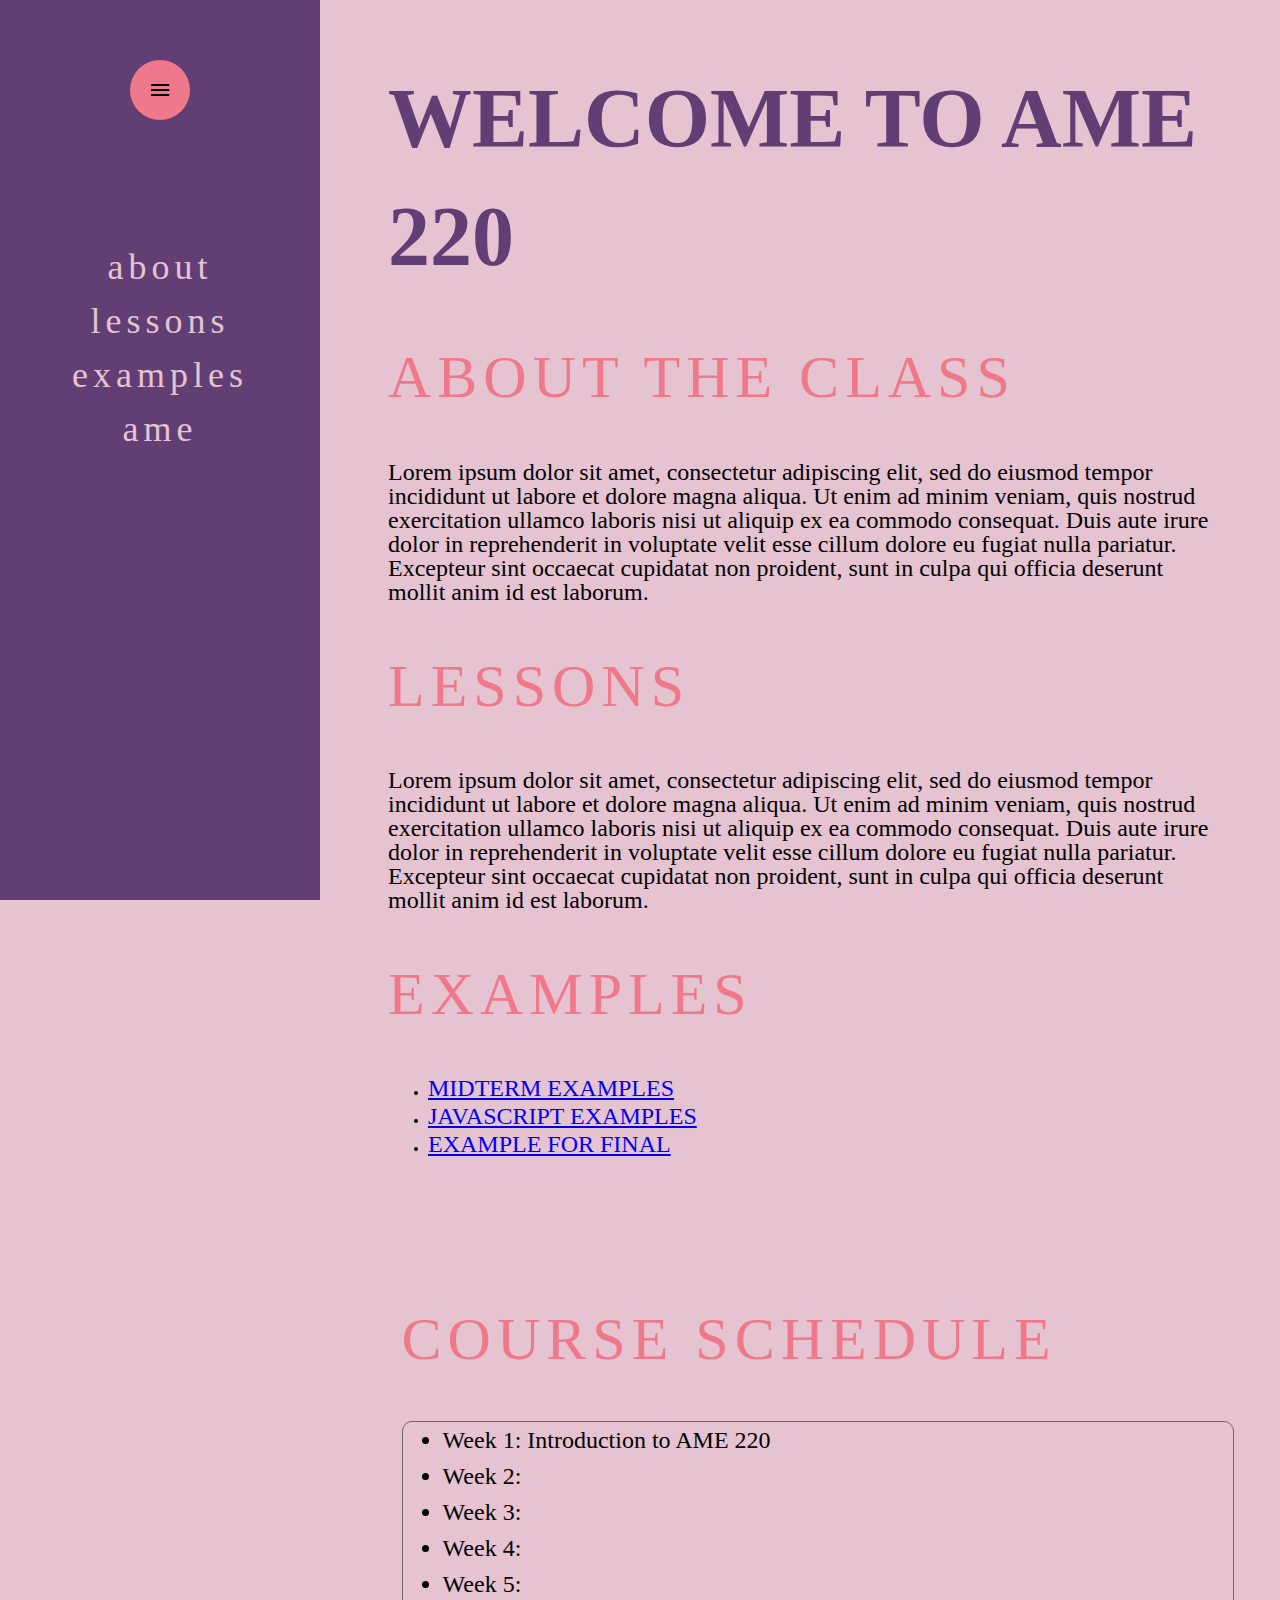
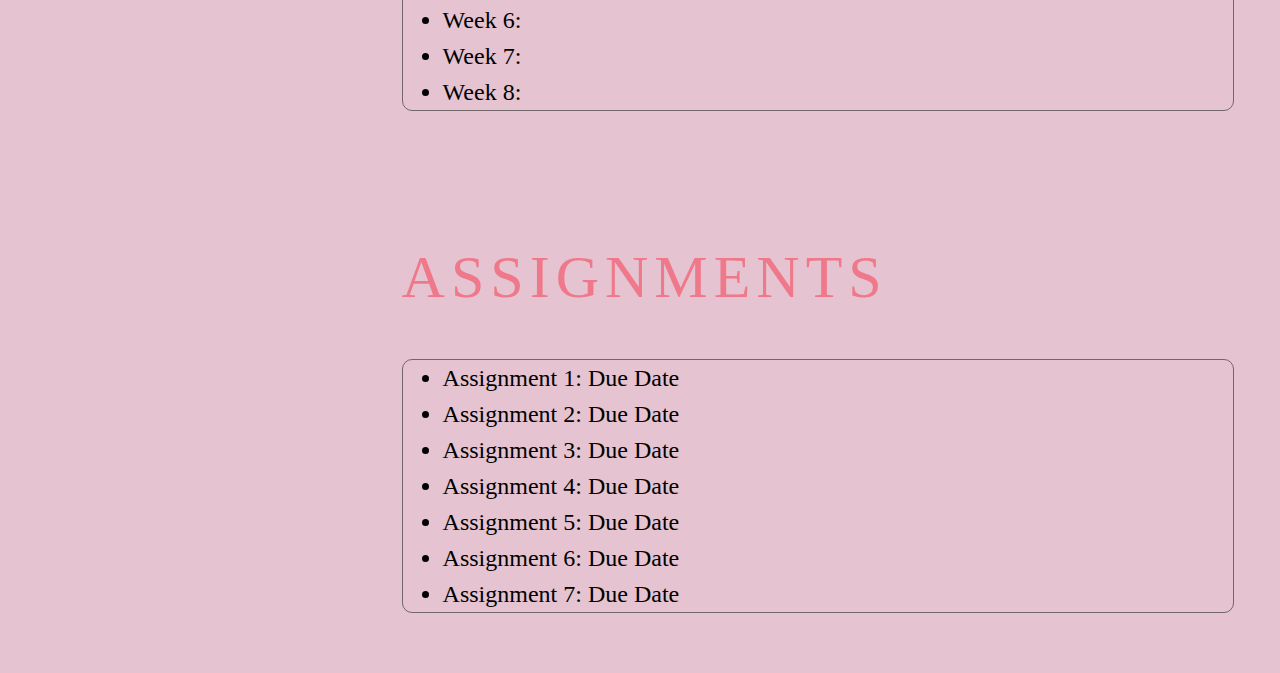
<file: index.html>
<!DOCTYPE html>
<html lang="en">

<head>
    <meta charset="UTF-8">
    <meta name="viewport" content="width=device-width, initial-scale=1.0">
    <title>AME 220 Homepage</title>
    <link rel="stylesheet" href="https://fonts.googleapis.com/css2?family=Material+Symbols+Outlined:opsz,wght,FILL,GRAD@24,400,0,0&icon_names=menu" />
    <link rel="stylesheet" href="styles.css">
</head>

<body>
    <nav class="navStyle">
        <div id="menu"><span class="material-symbols-outlined">
            menu
            </span></div>
        <ul>
            <li><a href="#about">about</a></li>
            <li><a href="#lessons">lessons</a></li>
            <li><a href="#examples">examples</a></li>
            <li><a href="https://ame.asu.edu" target="_blank">ame</a></li>
        </ul>
    </nav>

    <div class="container-content">
        <header id="heading">welcome to ame 220</header>

        <section class="description" id="about">
            <h1>about the class</h1>
            Lorem ipsum dolor sit amet, consectetur adipiscing elit, sed do eiusmod tempor incididunt ut labore et
            dolore magna aliqua. Ut enim ad minim veniam, quis nostrud exercitation ullamco laboris nisi ut aliquip ex
            ea commodo consequat. Duis aute irure dolor in reprehenderit in voluptate velit esse cillum dolore eu fugiat
            nulla pariatur. Excepteur sint occaecat cupidatat non proident, sunt in culpa qui officia deserunt mollit
            anim id est laborum.
        </section>

        <section class="description" id="lessons">
            <h1>lessons</h1>
            Lorem ipsum dolor sit amet, consectetur adipiscing elit, sed do eiusmod tempor incididunt ut labore et
            dolore magna aliqua. Ut enim ad minim veniam, quis nostrud exercitation ullamco laboris nisi ut aliquip ex
            ea commodo consequat. Duis aute irure dolor in reprehenderit in voluptate velit esse cillum dolore eu fugiat
            nulla pariatur. Excepteur sint occaecat cupidatat non proident, sunt in culpa qui officia deserunt mollit
            anim id est laborum.
        </section>

        <section class="description" id="examples">
            <h1>examples</h1>
            <ul>
                <li><a href="./midterm/">MIDTERM EXAMPLES</a></li>
                <li><a href="./dom-example/">JAVASCRIPT EXAMPLES</a></li>
                <li><a href="./220-final/">EXAMPLE FOR FINAL</a></li>
            </ul>
        </section>
    </div>
    <div class="schedule">
        <h1>course schedule</h1>
        <ul>
            <li>Week 1: Introduction to AME 220</li>
            <li>Week 2: </li>
            <li>Week 3: </li>
            <li>Week 4: </li>
            <li>Week 5: </li>
            <li>Week 6: </li>
            <li>Week 7: </li>
            <li>Week 8: </li>
        </ul>
    </div>
    <div class="assignments">
        <h1>assignments</h1>
        <ul>
            <li>Assignment 1: Due Date</li>
            <li>Assignment 2: Due Date</li>
            <li>Assignment 3: Due Date</li>
            <li>Assignment 4: Due Date</li>
            <li>Assignment 5: Due Date</li>
            <li>Assignment 6: Due Date</li>
            <li>Assignment 7: Due Date</li>
        </ul>
    </div>
</body>

</html>
</file>
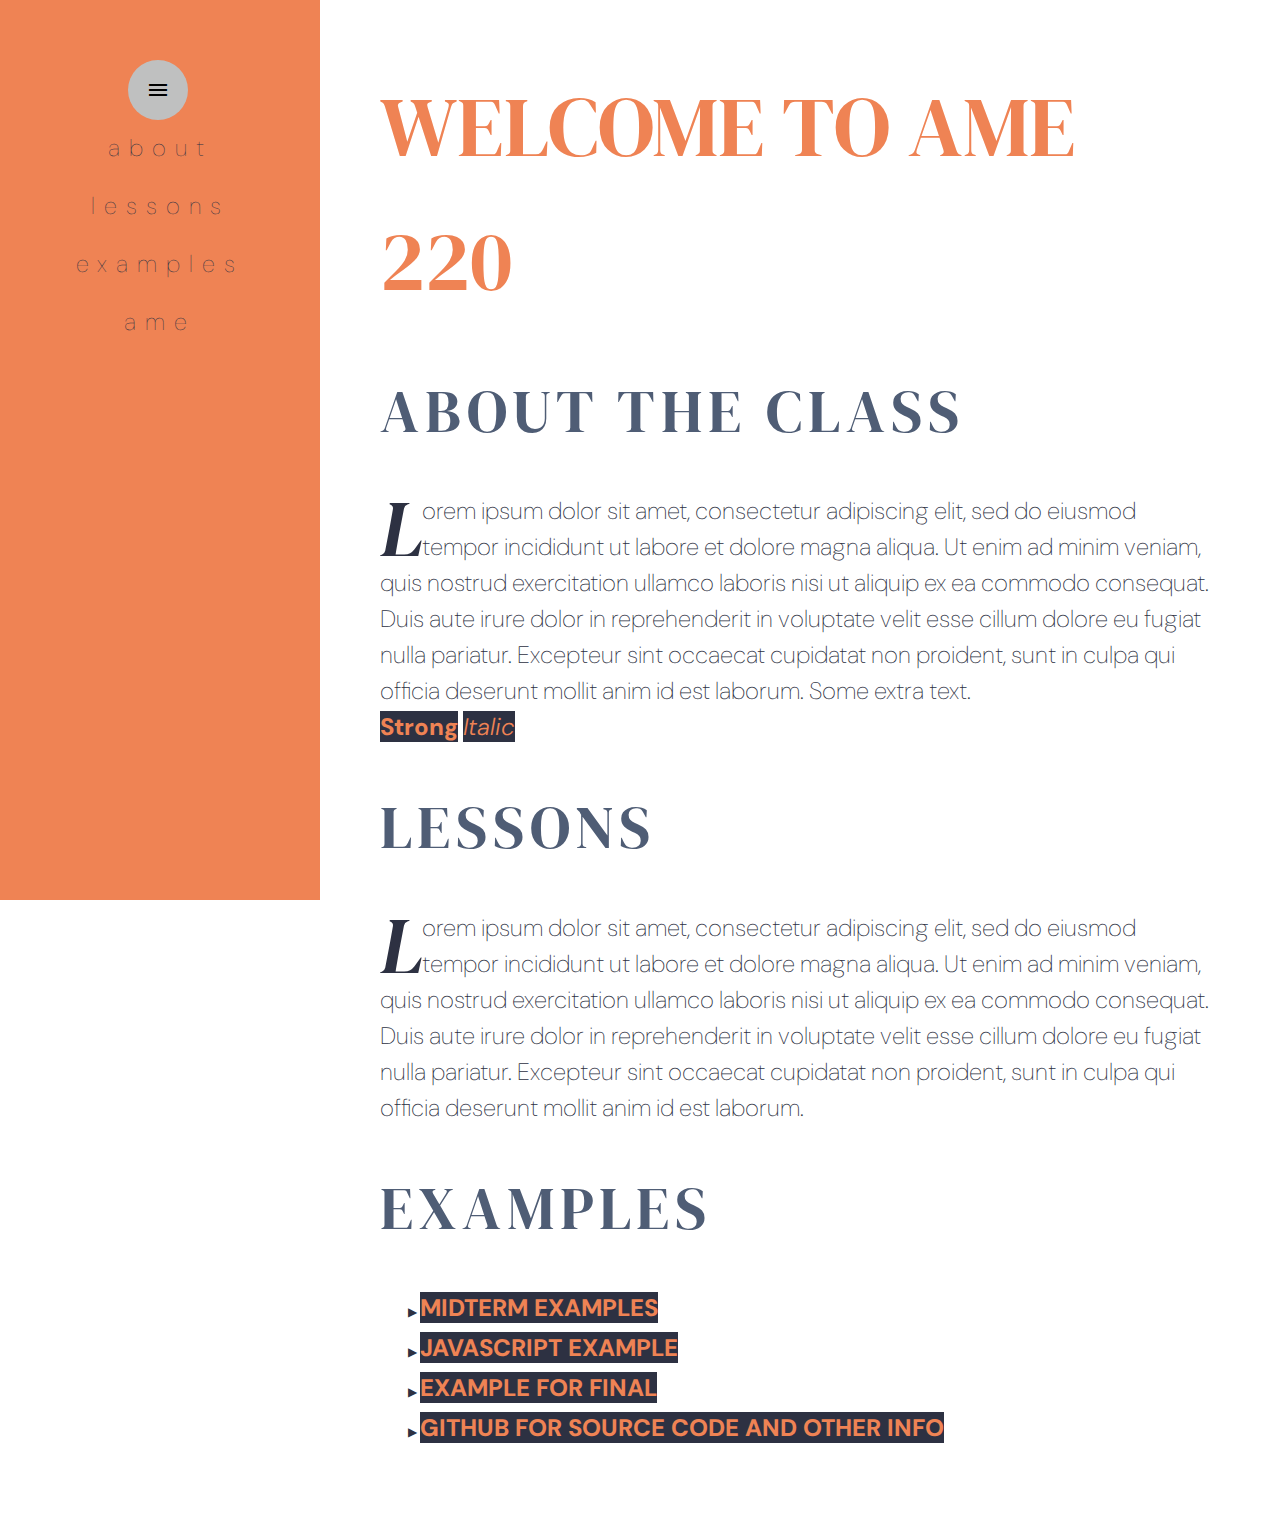
<file: Week5/index.html>
<!DOCTYPE html>
<html lang="en">

<head>
    <meta charset="UTF-8">
    <meta name="viewport" content="width=device-width, initial-scale=1.0">
    <!--used https://favicon.io/favicon-generator/ to generate assets and base code-->
    <link rel="icon" type="image/png" sizes="32x32" href="./favicon_io/favicon-32x32.png">
    <link rel="preconnect" href="https://fonts.googleapis.com">
    <link rel="preconnect" href="https://fonts.gstatic.com" crossorigin>
    <link
        href="https://fonts.googleapis.com/css2?family=DM+Sans:ital,opsz,wght@0,9..40,100..1000;1,9..40,100..1000&family=DM+Serif+Display:ital@0;1&display=swap"
        rel="stylesheet">
    <link rel="stylesheet" href="https://fonts.googleapis.com/css2?family=Material+Symbols+Outlined:opsz,wght,FILL,GRAD@24,400,0,0&icon_names=menu" />
    <link rel="stylesheet" href="./styles.css">
    <title>AME 220 Homepage</title>
</head>

<body>
    <!--NAVIGATION BEGIN-->
    <div id="menu">
        <span class="material-symbols-outlined" onClick="toggleNavBar()">
            menu
        </span>
    </div>

    <nav class="navStyle open">
        <ul>
            <li><a href="#about">about</a></li>
            <li><a href="#lessons">lessons</a></li>
            <li><a href="#examples">examples</a></li>
            <li><a href="https://ame.asu.edu" target="_blank">ame</a></li>
        </ul>
    </nav>
    <!--NAVIGATION END-->

    <div class="container-content">
        <header id="heading">welcome to ame 220</header>

        <section class="description" id="about">
            <h1>about the class</h1>
            <div>Lorem ipsum dolor sit amet, consectetur adipiscing elit, sed do eiusmod tempor incididunt ut labore et
                dolore magna aliqua. Ut enim ad minim veniam, quis nostrud exercitation ullamco laboris nisi ut aliquip
                ex ea commodo consequat. Duis aute irure dolor in reprehenderit in voluptate velit esse cillum dolore eu
                fugiat nulla pariatur. Excepteur sint occaecat cupidatat non proident, sunt in culpa qui officia deserunt
                mollit anim id est laborum. Some extra text.
                <br /><strong>Strong</strong>
                <i>Italic</i>
            </div>
        </section>

        <section class="description" id="lessons">
            <h1>lessons</h1>
            <div>Lorem ipsum dolor sit amet, consectetur adipiscing elit, sed do eiusmod tempor incididunt ut labore et
                dolore magna aliqua. Ut enim ad minim veniam, quis nostrud exercitation ullamco laboris nisi ut aliquip
                ex ea commodo consequat. Duis aute irure dolor in reprehenderit in voluptate velit esse cillum dolore eu
                fugiat nulla pariatur. Excepteur sint occaecat cupidatat non proident, sunt in culpa qui officia deserunt
                mollit anim id est laborum.</div>
        </section>

        <section class="description" id="examples">
            <h1>examples</h1>
            <ul>
                <li><a href="./midterm/">MIDTERM EXAMPLES</a></li>
                <li><a href="./dom-example/">JAVASCRIPT EXAMPLE</a></li>
                <li><a href="./220-final/">EXAMPLE FOR FINAL</a></li>
                <li><a href="https://github.com/asu-ishrat/asu-ishrat.github.io/tree/main/AME220" target="_blank">GITHUB
                        FOR SOURCE CODE AND OTHER INFO</a>
                </li>
            </ul>
        </section>
    </div>

    <script>
        let isOpen = true;
        const nav = document.querySelector('.navStyle');
        const content = document.querySelector('.container-content');

        function toggleNavBar() {
            isOpen = !isOpen;
            if (isOpen) {
                nav.classList.add('open');
                content.style.width = '65vw'; 
                content.style.left = '25vw'; 
            } else {
                nav.classList.remove('open');
                content.style.width = '75vw'; 
                content.style.left = '12.5vw'; 
            }
        }
    </script>
</body>

</html>
</file>
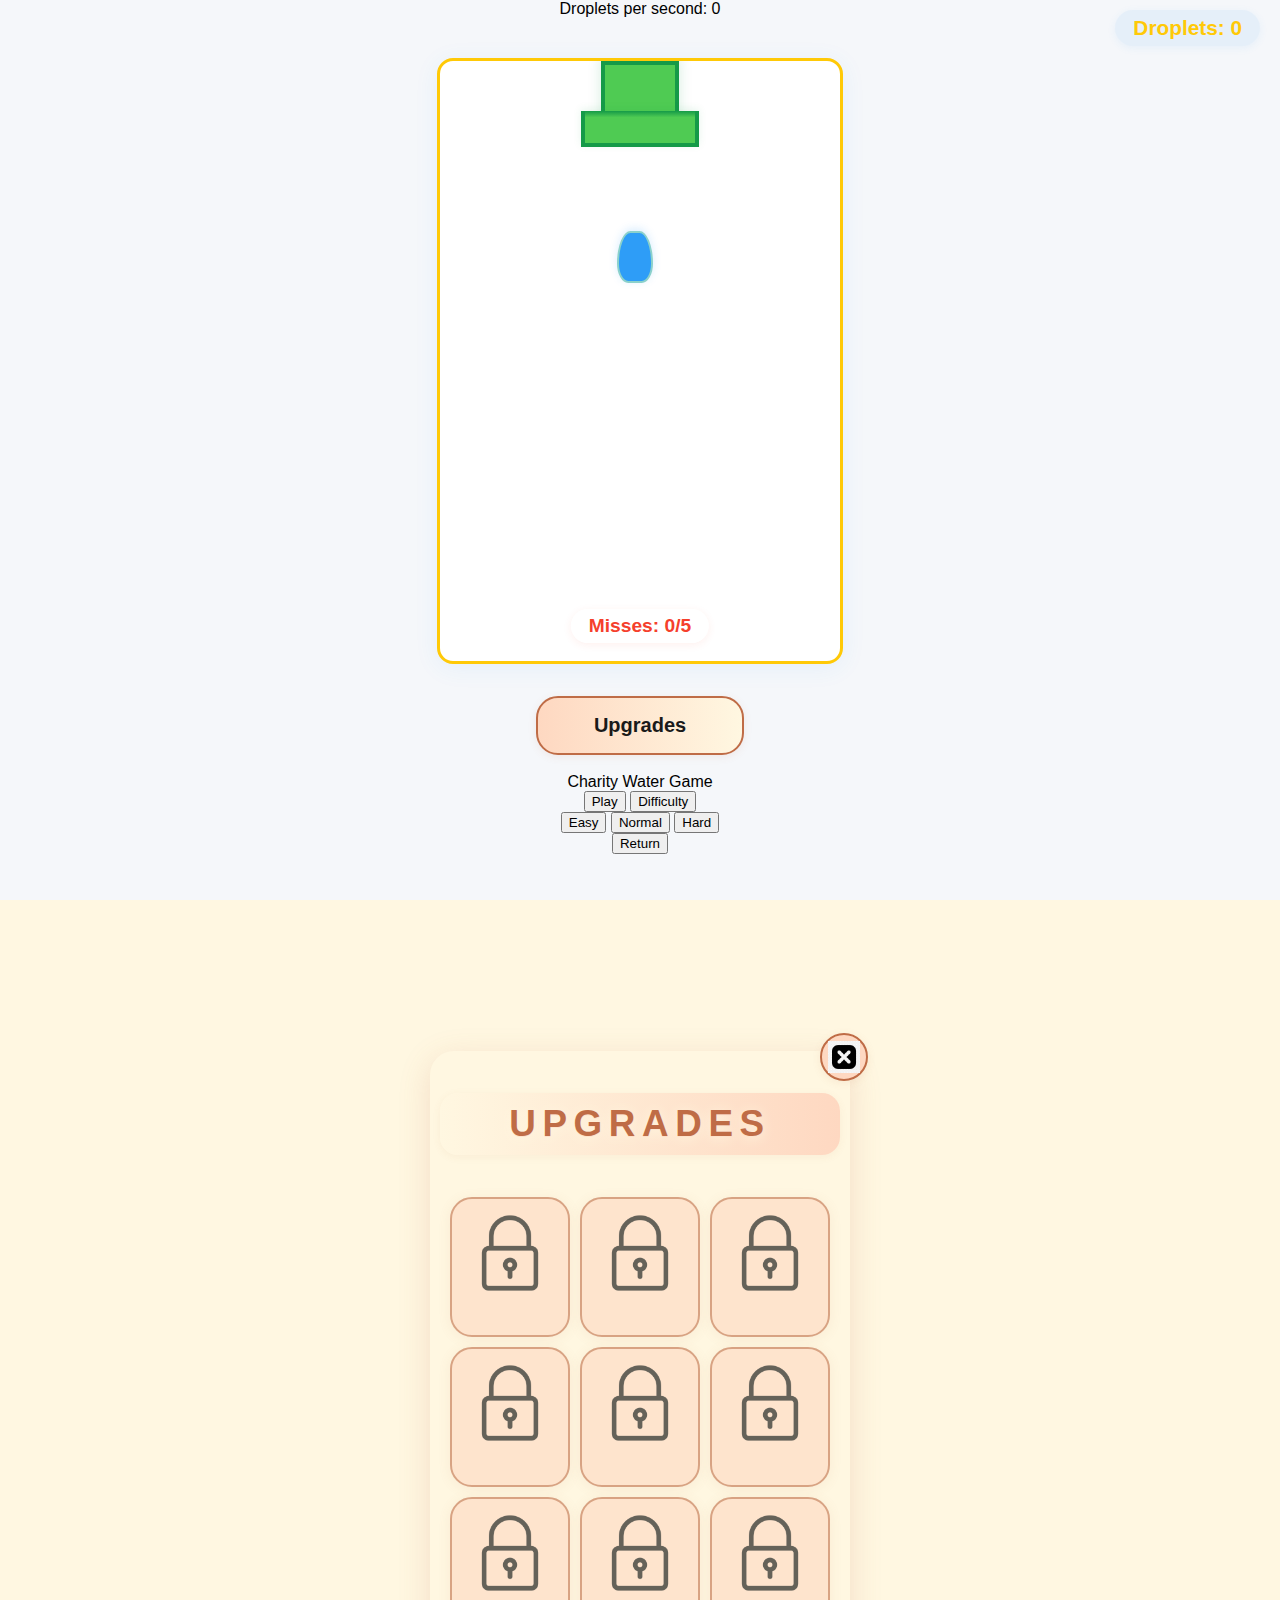
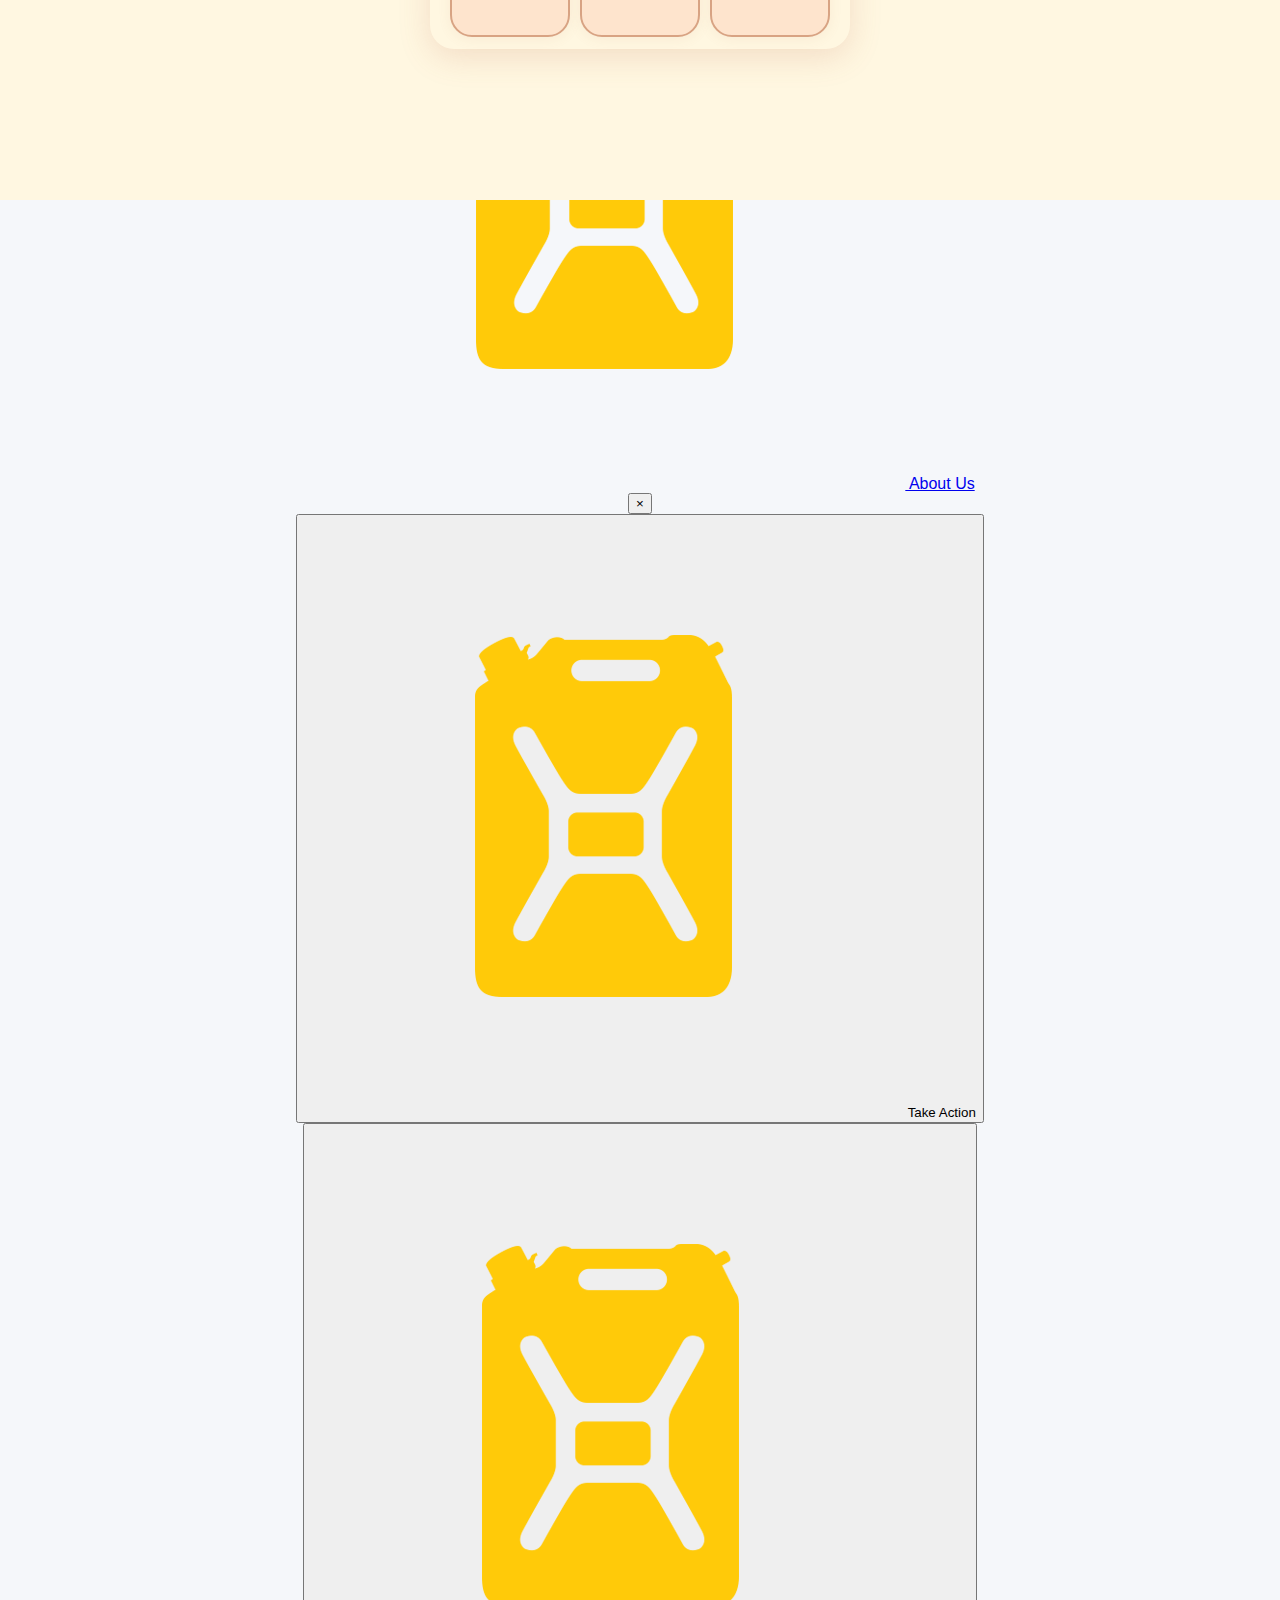
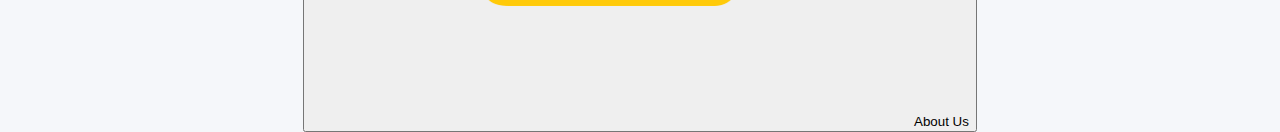
<file: GCA-WebDev-Projects/Part 1 Final Project/index.html>
<!DOCTYPE html>
<html lang="en">
<head>
    <meta charset="UTF-8">
    <meta name="viewport" content="width=device-width, initial-scale=1.0">
    <title>Charity Water Game</title>
    <link rel="stylesheet" href="styles.css">
</head>
<body>
  <div id="main-content">
    <!-- Score area moved above game container -->
    <div id="score-area">
      <div id="score">Droplets: 0</div>
      <div id="dps-label">Droplets per second: 0</div>
    </div>
    <div id="game-container">
        <div id="pipe"></div>
        <!-- Droplets will be added here dynamically -->
    </div>
    <div id="upgrades-screen" class="upgrades-hidden">
  <div id="upgrades-grid">
    <button class="upgrade-x-btn" aria-label="Close Upgrades">
      <img src="img/xbutton.png" alt="Close" />
    </button>
    <div class="upgrades-label">UPGRADES</div>
    <div class="upgrade-buttons">
      <button class="upgrade-btn locked" data-upgrade-index="0">
        <img src="img/padlock.png" alt="Locked Upgrade" />
        <span class="upgrade-tooltip"></span>
        <span class="upgrade-price"></span>
      </button>
      <button class="upgrade-btn locked" data-upgrade-index="1">
        <img src="img/padlock.png" alt="Locked Upgrade" />
        <span class="upgrade-tooltip"></span>
        <span class="upgrade-price"></span>
      </button>
      <button class="upgrade-btn locked" data-upgrade-index="2">
        <img src="img/padlock.png" alt="Locked Upgrade" />
        <span class="upgrade-tooltip"></span>
        <span class="upgrade-price"></span>
      </button>
      <button class="upgrade-btn locked" data-upgrade-index="3">
        <img src="img/padlock.png" alt="Locked Upgrade" />
        <span class="upgrade-tooltip"></span>
        <span class="upgrade-price"></span>
      </button>
      <button class="upgrade-btn locked" data-upgrade-index="4">
        <img src="img/padlock.png" alt="Locked Upgrade" />
        <span class="upgrade-tooltip"></span>
        <span class="upgrade-price"></span>
      </button>
      <button class="upgrade-btn locked" data-upgrade-index="5">
        <img src="img/padlock.png" alt="Locked Upgrade" />
        <span class="upgrade-tooltip"></span>
        <span class="upgrade-price"></span>
      </button>
      <button class="upgrade-btn locked" data-upgrade-index="6">
        <img src="img/padlock.png" alt="Locked Upgrade" />
        <span class="upgrade-tooltip"></span>
        <span class="upgrade-price"></span>
      </button>
      <button class="upgrade-btn locked" data-upgrade-index="7">
        <img src="img/padlock.png" alt="Locked Upgrade" />
        <span class="upgrade-tooltip"></span>
        <span class="upgrade-price"></span>
      </button>
      <button class="upgrade-btn locked" data-upgrade-index="8">
        <img src="img/padlock.png" alt="Locked Upgrade" />
        <span class="upgrade-tooltip"></span>
        <span class="upgrade-price"></span>
      </button>
    </div>
  </div>
</div>
    <div id="upgrades-area">
      <button id="upgrades-btn" type="button">Upgrades</button>
    </div>
    
    <div id="start-menu" class="start-menu-visible">
  <div class="start-menu-content">
    <div class="start-menu-title">Charity Water Game</div>
    <button id="play-btn" class="start-play-btn">Play</button>
    <button id="difficulty-btn" class="start-diff-btn">Difficulty</button>
    <div id="difficulty-select" class="difficulty-select-hidden">
  <div class="difficulty-btn-row">
    <button class="diff-choice-btn easy" data-diff="easy">Easy</button>
    <button class="diff-choice-btn normal" data-diff="normal">Normal</button>
    <button class="diff-choice-btn hard" data-diff="hard">Hard</button>
  </div>
  <button id="diff-return-btn" class="diff-return-btn">Return</button>
</div>
  </div>
</div>
  </div> <!-- End of main-content -->
  <footer id="cw-footer">
    <div id="cw-footer-content">
      <a href="https://www.charitywater.org/donate/the-spring" class="cw-footer-link cw-footer-take-action" target="_blank" rel="noopener">
        <img src="img/water-can-transparent.png" alt="Water Can Icon" class="cw-footer-jerrycan" />
        Take Action
      </a>
      <div id="cw-logo-wrap">
        <img src="img/cw_logo_horizontal.png" alt="Charity: Water Logo" id="cw-logo">
      </div>
      <a href="https://www.charitywater.org/" class="cw-footer-link cw-footer-about-us" target="_blank" rel="noopener">
        <img src="img/water-can-transparent.png" alt="Water Can Icon" class="cw-footer-jerrycan" />
        About Us
      </a>
    </div>
  </footer>
    <div id="cw-popup-overlay">
      <div id="cw-popup">
        <button id="cw-popup-close" aria-label="Close">&times;</button>
        <div class="cw-popup-btn-row">
          <button class="cw-popup-btn" id="cw-take-action-btn">
            <img src="img/water-can-transparent.png" alt="Water Can Icon" />
            Take Action
          </button>
          <button class="cw-popup-btn" id="cw-about-btn">
            <img src="img/water-can-transparent.png" alt="Water Can Icon" />
            About Us
          </button>
        </div>
      </div>
    </div>
    <script src="script.js"></script>
</body>
</html>
</file>
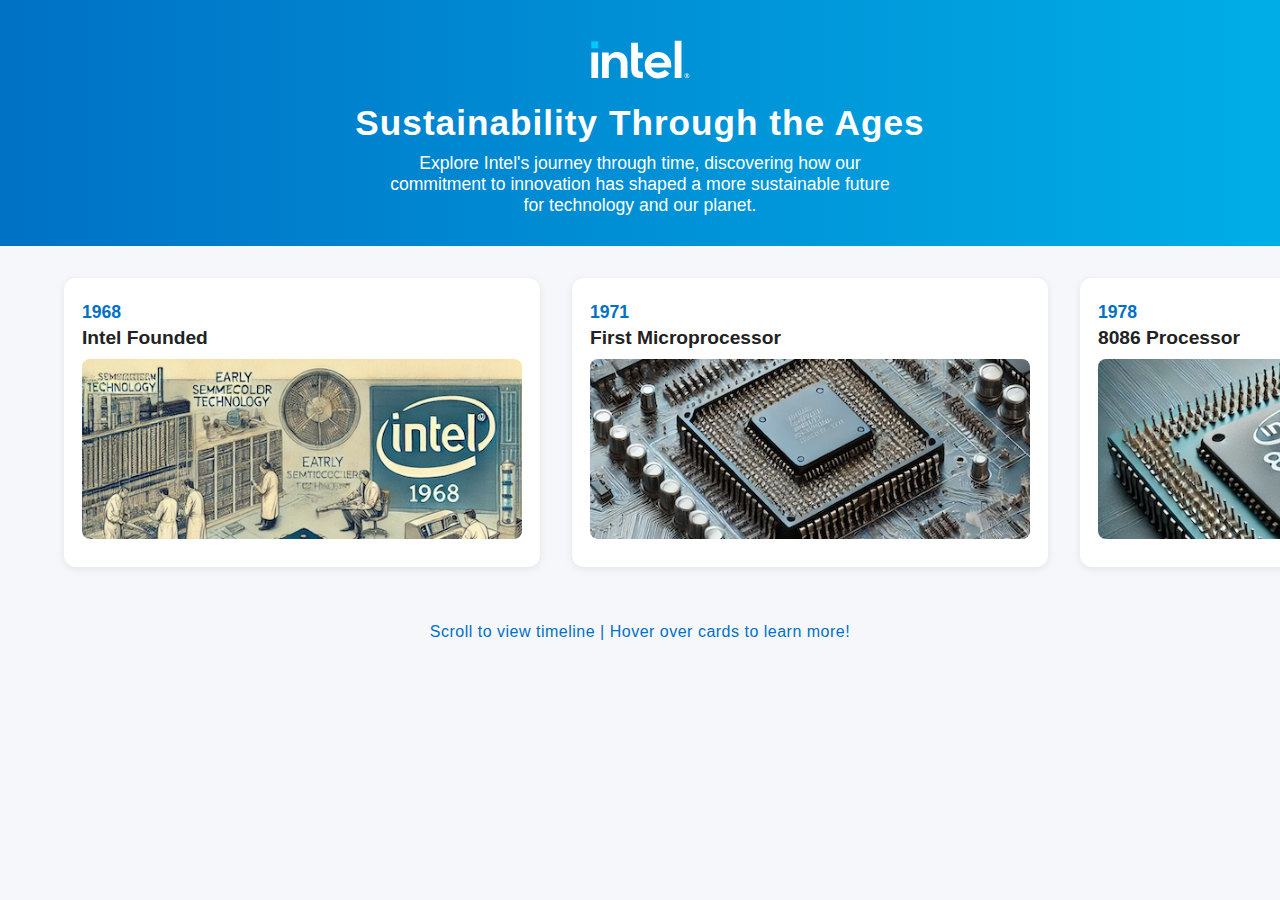
<file: GCA-WebDev-Projects/Project2/index.html>
<!DOCTYPE html>
<html lang="en">
<head>
  <meta charset="UTF-8" />
  <meta name="viewport" content="width=device-width, initial-scale=1.0" />
  <title>Intel: Sustainability Through the Ages</title>
  <link rel="stylesheet" href="style.css" />
</head>
<body>

  <!-- Header / Hero Section -->
  <header>
    <div>
      <!-- Ask Copilot to teach you about `.svg` 🙂 -->
      <img src="img/intel-header-logo.svg" alt="Intel Logo" />
      <!-- Main Heading -->
      <h1>
        Sustainability Through the Ages
      </h1>

      <!-- Subheading / Description -->
      <p>
        Explore Intel's journey through time, discovering how our commitment
        to innovation has shaped a more sustainable future for technology 
        and our planet.
      </p>
    </div>
  </header>

  <!-- Timeline Cards Section -->
  <section>

    <!-- Card 1: 1968 -->
    <div>
      <h2>1968</h2>
      <h3>Intel Founded</h3>
      <img src="img/1.jpg" alt="Placeholder Image" />
      <p>
        Robert Noyce and Gordon Moore rename the newly formed company 
        NM Electronics to Intel Corporation, laying the foundation for 
        decades of technological innovation.
      </p>
    </div>

    <!-- Card 2: 1971 -->
    <div>
      <h2>1971</h2>
      <h3>First Microprocessor</h3>
      <img src="img/2.jpg" alt="Placeholder Image" />
      <p>
        Intel debuts the 4004, the world's first commercial microprocessor, 
        igniting the microprocessor revolution and propelling the future 
        of computing devices.
      </p>
    </div>

    <!-- Card 3: 1978 -->
    <div>
      <h2>1978</h2>
      <h3>8086 Processor</h3>
      <img src="img/3.jpg" alt="Placeholder Image" />
      <p>
        Launch of the 8086 processor, establishing the x86 architecture 
        that drives countless PCs and servers in the modern era.
      </p>
    </div>

    <!-- Card 4: 1985 -->
    <div>
      <h2>1985</h2>
      <h3>386 Processor</h3>
      <img src="img/4.jpg" alt="Placeholder Image" />
      <p>
        Intel introduces the 386 processor with 32-bit architecture, 
        ushering in a new era of performance and multitasking for 
        personal computers.
      </p>
    </div>

    <!-- Card 5: 2006 -->
    <div>
      <h2>2006</h2>
      <h3>Peak GHG Emissions</h3>
      <img src="img/custom1.png" alt="Placeholder Image" />
      <p>
        This year marks Intel's highest annual greenhouse gas emissions 
        for operations. Over subsequent years, Intel invests heavily in 
        chemical abatement, renewable energy, and energy-efficient 
        manufacturing to reverse this trend.
      </p>
    </div>

    <!-- Card 6: 2020 -->
    <div>
      <h2>2020</h2>
      <h3>RISE Strategy</h3>
      <img src="img/custom2.png" alt="Placeholder Image" />
      <p>
        Intel launches its RISE (Responsible, Inclusive, Sustainable, 
        Enabling) strategy and 2030 goals, aiming to drive industry-wide 
        progress on climate action, water stewardship, and waste reduction.
      </p>
    </div>

    <!-- Card 7: 2022 -->
    <div>
      <h2>2022</h2>
      <h3>Net-Zero By 2040</h3>
      <img src="img/custom3.png" alt="Placeholder Image" />
      <p>
        Intel announces its commitment to achieve net-zero greenhouse 
        gas emissions (Scope 1 and 2) across its global operations 
        by 2040, building on years of environmental initiatives.
      </p>
    </div>

    <!-- Card 8: 2023 -->
    <div>
      <h2>2023</h2>
      <h3>Renewable Electricity</h3>
      <img src="img/custom4.png" alt="Placeholder Image" />
      <p>
        The company achieves 99% renewable electricity usage worldwide, 
        helping to drastically lower carbon emissions and driving progress 
        toward Intel's long-term sustainability goals.
      </p>
    </div>

    <!-- Card 9: 2024 -->
    <div>
      <h2>2024</h2>
      <h3>Sustainability Summit</h3>
      <img src="img/custom5.png" alt="Placeholder Image" />
      <p>
        Intel hosts its first Sustainability Summit, uniting suppliers, 
        government officials, and industry leaders to collaborate on 
        next-generation sustainable semiconductor manufacturing.
      </p>
    </div>
  </section>
  <p>Scroll to view timeline | Hover over cards to learn more!</p>
</body>
</html>
</file>
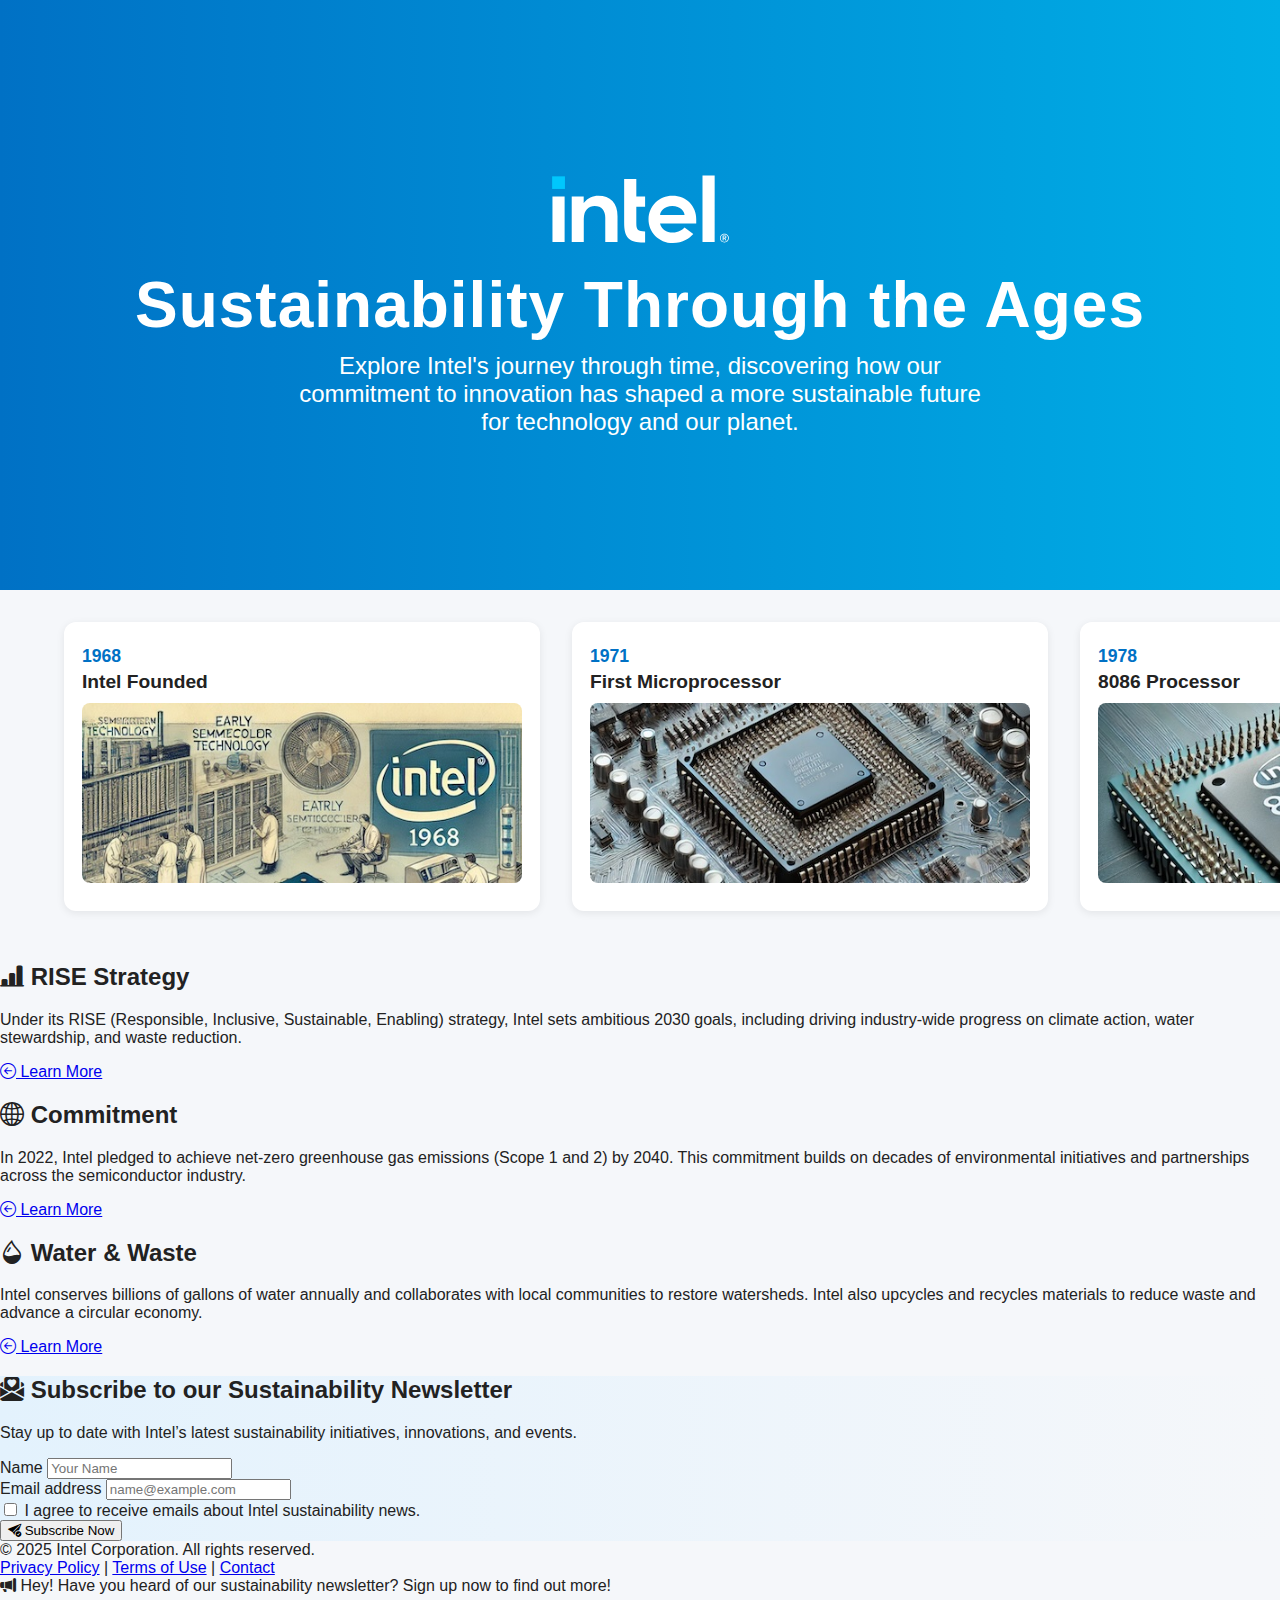
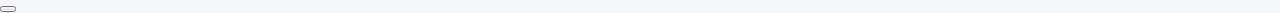
<file: GCA-WebDev-Projects/Project3/index.html>
<!DOCTYPE html>
<html lang="en">
<head>
  <meta charset="UTF-8" />
  <meta name="viewport" content="width=device-width, initial-scale=1.0" />
  <title>Intel: Sustainability Through the Ages</title>
  <link rel="stylesheet" href="https://cdn.jsdelivr.net/npm/bootstrap-icons@1.11.3/font/bootstrap-icons.min.css">
  <link href="https://cdn.jsdelivr.net/npm/bootstrap@5.3.6/dist/css/bootstrap.min.css" rel="stylesheet" integrity="sha384-4Q6Gf2aSP4eDXB8Miphtr37CMZZQ5oXLH2yaXMJ2w8e2ZtHTl7GptT4jmndRuHDT" crossorigin="anonymous">
  <link rel="stylesheet" href="style.css" />
  <script src="script.js"></script>
</head>
<body>

  <!-- Header / Hero Section -->
  <header>
    <div>
      <!-- Ask Copilot to teach you about `.svg` 🙂 -->
      <img src="img/intel-header-logo.svg" alt="Intel Logo" />
      <!-- Main Heading -->
      <h1>
        Sustainability Through the Ages
      </h1>

      <!-- Subheading / Description -->
      <p>
        Explore Intel's journey through time, discovering how our commitment
        to innovation has shaped a more sustainable future for technology 
        and our planet.
      </p>
    </div>
  </header>

  <!-- Timeline Cards Section -->
  <section class="timeline-section">

    <!-- Card 1: 1968 -->
    <div>
      <h2>1968</h2>
      <h3>Intel Founded</h3>
      <img src="img/1.jpg" alt="A drawn image of Intel in its early days" />
      <p>
        Robert Noyce and Gordon Moore rename the newly formed company 
        NM Electronics to Intel Corporation, laying the foundation for 
        decades of technological innovation.
      </p>
    </div>

    <!-- Card 2: 1971 -->
    <div>
      <h2>1971</h2>
      <h3>First Microprocessor</h3>
      <img src="img/2.jpg" alt="An image of the first intel microprocessor" />
      <p>
        Intel debuts the 4004, the world's first commercial microprocessor, 
        igniting the microprocessor revolution and propelling the future 
        of computing devices.
      </p>
    </div>

    <!-- Card 3: 1978 -->
    <div>
      <h2>1978</h2>
      <h3>8086 Processor</h3>
      <img src="img/3.jpg" alt="The 8086 processor, with pins in a square around the CPU" />
      <p>
        Launch of the 8086 processor, establishing the x86 architecture 
        that drives countless PCs and servers in the modern era.
      </p>
    </div>

    <!-- Card 4: 1985 -->
    <div>
      <h2>1985</h2>
      <h3>386 Processor</h3>
      <img src="img/4.jpg" alt="An image of the 386 Processor, with sprawling wires" />
      <p>
        Intel introduces the 386 processor with 32-bit architecture, 
        ushering in a new era of performance and multitasking for 
        personal computers.
      </p>
    </div>

    <!-- Card 5: 2006 -->
    <div>
      <h2>2006</h2>
      <h3>Peak GHG Emissions</h3>
      <img src="img/custom1.png" alt="A renewable energy plant" />
      <p>
        This year marks Intel's highest annual greenhouse gas emissions 
        for operations. Over subsequent years, Intel invests heavily in 
        chemical abatement, renewable energy, and energy-efficient 
        manufacturing to reverse this trend.
      </p>
    </div>

    <!-- Card 6: 2020 -->
    <div>
      <h2>2020</h2>
      <h3>RISE Strategy</h3>
      <img src="img/custom2.png" alt="A landscape photo of a sustainable facility" />
      <p>
        Intel launches its RISE (Responsible, Inclusive, Sustainable, 
        Enabling) strategy and 2030 goals, aiming to drive industry-wide 
        progress on climate action, water stewardship, and waste reduction.
      </p>
    </div>

    <!-- Card 7: 2022 -->
    <div>
      <h2>2022</h2>
      <h3>Net-Zero By 2040</h3>
      <img src="img/custom3.png" alt="A comic-like image featuring a future of EVs and renewables" />
      <p>
        Intel announces its commitment to achieve net-zero greenhouse 
        gas emissions (Scope 1 and 2) across its global operations 
        by 2040, building on years of environmental initiatives.
      </p>
    </div>

    <!-- Card 8: 2023 -->
    <div>
      <h2>2023</h2>
      <h3>Renewable Electricity</h3>
      <img src="img/custom4.png" alt="A team of engineers jumping for joy" />
      <p>
        The company achieves 99% renewable electricity usage worldwide, 
        helping to drastically lower carbon emissions and driving progress 
        toward Intel's long-term sustainability goals.
      </p>
    </div>

    <!-- Card 9: 2024 -->
    <div>
      <h2>2024</h2>
      <h3>Sustainability Summit</h3>
      <img src="img/custom5.png" alt="An Intel Sustainability Summit, featuring industry and economic leaders" />
      <p>
        Intel hosts its first Sustainability Summit, uniting suppliers, 
        government officials, and industry leaders to collaborate on 
        next-generation sustainable semiconductor manufacturing.
      </p>
    </div>
  </section>
  
  <!-- 3-Column Content Section -->
  <section class="my-5">
    <div class="container">
      <div class="row g-4">
        <!-- Column 1 -->
        <div class="col-md-4 text-center">
          <h2>
            <i class="bi bi-bar-chart-line-fill text-primary me-2"></i>
            RISE Strategy
          </h2>
          <p>
            Under its RISE (Responsible, Inclusive, Sustainable, Enabling) strategy, 
            Intel sets ambitious 2030 goals, including driving industry-wide 
            progress on climate action, water stewardship, and waste reduction.
          </p>
          <a href="#" class="btn btn-outline-primary btn-lg mt-2">
            <i class="bi bi-arrow-left-circle me-1"></i>
            Learn More
          </a>
        </div>
        <!-- Column 2 -->
        <div class="col-md-4 text-center">
          <h2>
            <i class="bi bi-globe2 text-success me-2"></i>
            Commitment
          </h2>
          <p>
            In 2022, Intel pledged to achieve net-zero greenhouse gas emissions 
            (Scope 1 and 2) by 2040. This commitment builds on decades of 
            environmental initiatives and partnerships across the semiconductor 
            industry.
          </p>
          <a href="#" class="btn btn-outline-success btn-lg mt-2">
            <i class="bi bi-arrow-left-circle me-1"></i>
            Learn More
          </a>
        </div>
        <!-- Column 3 -->
        <div class="col-md-4 text-center">
          <h2>
            <i class="bi bi-droplet-half text-info me-2"></i>
            Water &amp; Waste
          </h2>
          <p>
            Intel conserves billions of gallons of water annually and 
            collaborates with local communities to restore watersheds.
            Intel also upcycles and recycles materials to reduce waste and 
            advance a circular economy.
          </p>
          <a href="#" class="btn btn-outline-info btn-lg mt-2">
            <i class="bi bi-arrow-left-circle me-1"></i>
            Learn More
          </a>
        </div>
      </div>
    </div>
  </section>



  <!-- Subscription Form -->
  <section class="my-5">
    <div class="container">
      <div class="row justify-content-center">
        <div class="col-lg-7">
          <div class="card shadow border-0 rounded-4 p-4" style="background: linear-gradient(90deg, #e3f2fd 0%, #f5f7fa 100%);">
            <div class="card-body">
              <h2 class="mb-3 text-center text-primary">
                <i class="bi bi-envelope-paper-heart-fill me-2"></i>
                Subscribe to our Sustainability Newsletter
              </h2>
              <p class="text-center text-secondary mb-4">
                Stay up to date with Intel’s latest sustainability initiatives, innovations, and events.
              </p>
              <form>
                <div class="mb-3">
                  <label for="subscriberName" class="form-label">Name</label>
                  <input type="text" class="form-control rounded-pill" id="subscriberName" placeholder="Your Name">
                </div>
                <div class="mb-3">
                  <label for="subscriberEmail" class="form-label">Email address</label>
                  <input type="email" class="form-control rounded-pill" id="subscriberEmail" placeholder="name@example.com">
                </div>
                <div class="form-check mb-3">
                  <input class="form-check-input" type="checkbox" value="" id="consentCheck">
                  <label class="form-check-label" for="consentCheck">
                    I agree to receive emails about Intel sustainability news.
                  </label>
                </div>
                <div class="d-grid">
                  <button type="submit" class="btn btn-primary btn-lg rounded-pill">
                    <i class="bi bi-send-check-fill me-2"></i>
                    Subscribe Now
                  </button>
                </div>
              </form>
            </div>
          </div>
        </div>
      </div>
    </div>
  </section>

  <footer class="bg-dark text-light py-4 mt-5">
  <div class="container">
    <div class="row align-items-center">
      <div class="col-md-6 text-center text-md-start mb-3 mb-md-0">
        &copy; 2025 Intel Corporation. All rights reserved.
      </div>
      <div class="col-md-6 text-center text-md-end">
        <a href="#" class="text-light text-decoration-none mx-2">Privacy Policy</a>
        <span class="text-secondary">|</span>
        <a href="#" class="text-light text-decoration-none mx-2">Terms of Use</a>
        <span class="text-secondary">|</span>
        <a href="#" class="text-light text-decoration-none mx-2">Contact</a>
      </div>
    </div>
  </div>
</footer>

<div class="position-fixed bottom-0 end-0 p-3" style="z-index: 1080">
  <div id="newsletterToast" class="toast align-items-center text-bg-primary border-0 shadow" role="alert" aria-live="assertive" aria-atomic="true">
    <div class="d-flex">
      <div class="toast-body">
        <i class="bi bi-megaphone-fill me-2"></i>
        Hey! Have you heard of our sustainability newsletter? Sign up now to find out more!
      </div>
      <button type="button" class="btn-close btn-close-white me-2 m-auto" data-bs-dismiss="toast" aria-label="Close"></button>
    </div>
  </div>
</div>

<script src="https://cdn.jsdelivr.net/npm/bootstrap@5.3.6/dist/js/bootstrap.bundle.min.js"></script>
<script>
  window.addEventListener('DOMContentLoaded', function () {
    var toastEl = document.getElementById('newsletterToast');
    if (toastEl) {
      setTimeout(function() {
        var toast = new bootstrap.Toast(toastEl, { delay: 7000 });
        toast.show();
      }, 5000); // Show after 5 seconds
    }
  });
</script>
</body>
</html>
</file>
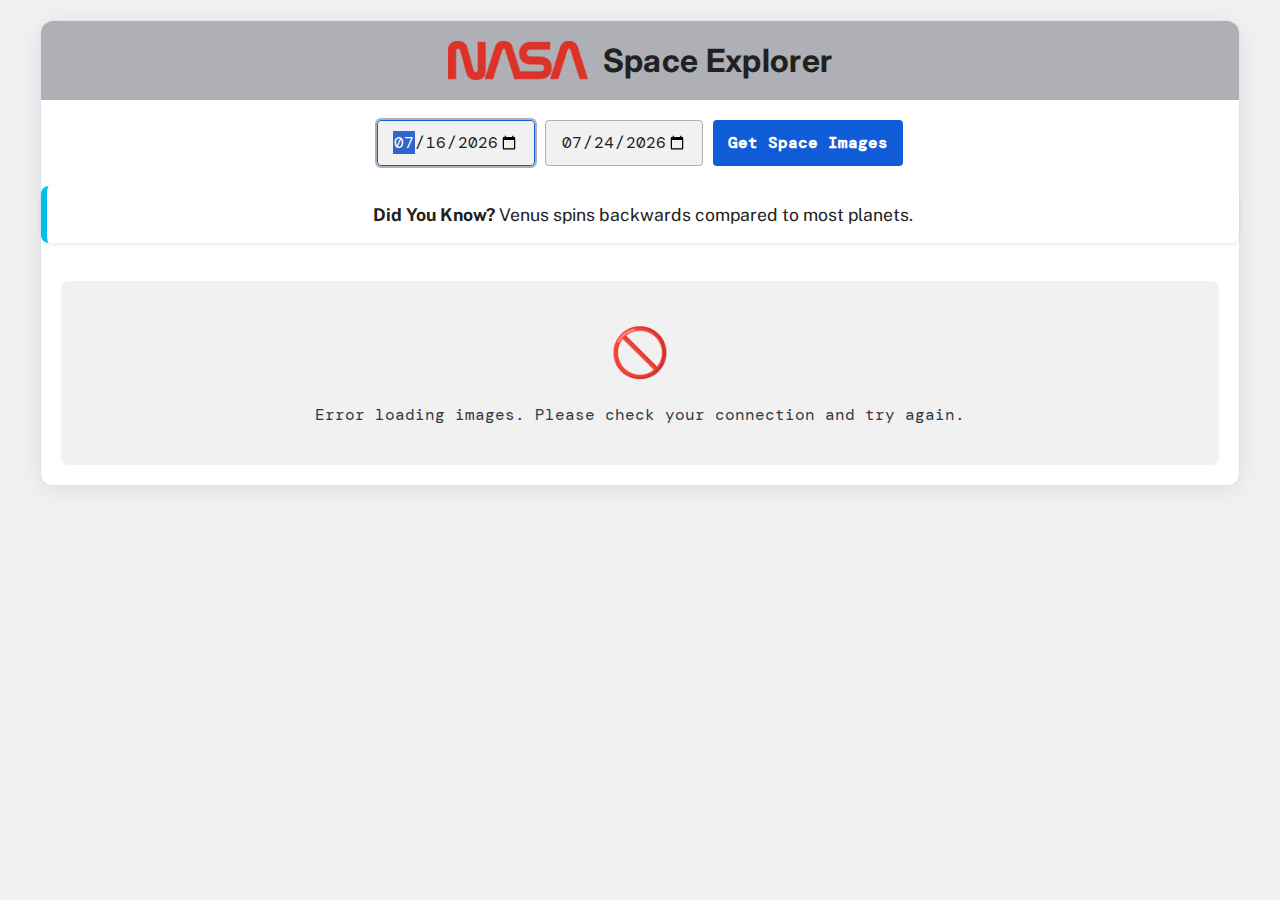
<file: GCA-WebDev-Projects/Project7/index.html>
<!DOCTYPE html>
<html lang="en">
<head>
  <meta charset="utf-8" />
  <meta name="viewport" content="width=device-width, initial-scale=1" />
  <title>NASA Space Explorer</title>
  <link href="style.css" rel="stylesheet" type="text/css" />
</head>
<body>
  <div class="container">
    <header class="site-header">
      <img src="img/nasa-worm-logo.png" alt="NASA Logo" class="logo" />
      <h1>Space Explorer</h1>
    </header>

    <div class="filters">
      <input type="date" id="startDate" />
      <input type="date" id="endDate" />
      <button>Get Space Images</button>
    </div>

    <div id="gallery" class="gallery">
      <div class="placeholder">
        <div class="placeholder-icon">🔭</div>
        <p>Select a date range and click "Get Space Images" to explore the cosmos!</p>
      </div>
    </div>
  </div>

  <script src="js/dateRange.js"></script>
  <script src="js/script.js"></script>
</body>
</html>
</file>
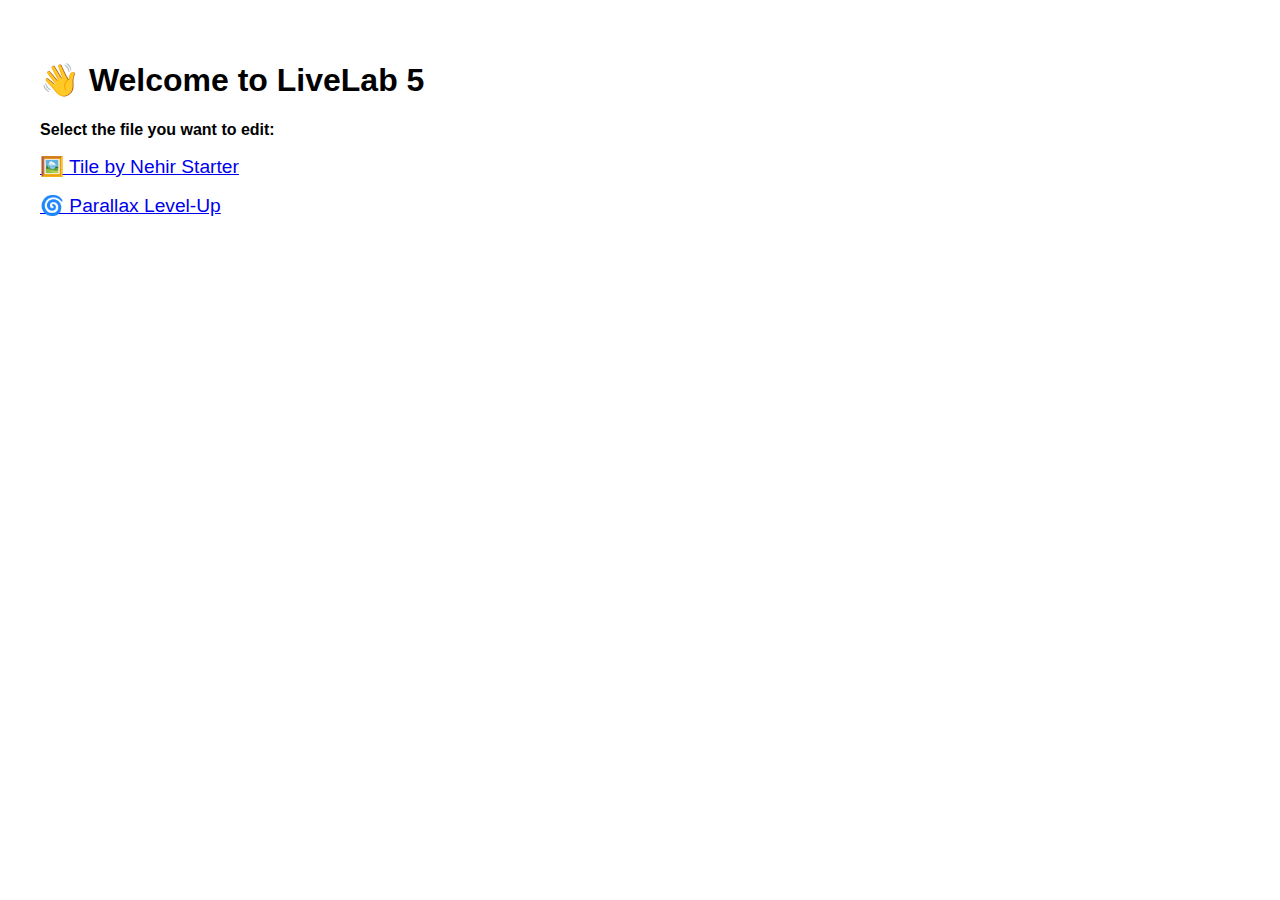
<file: GCA-WebDev-Projects/LiveLabWork/LL5/index.html>
<!DOCTYPE html>
<html lang="en">
  <head>
    <meta charset="UTF-8" />
    <title>LiveLab Launcher</title>
    <style>
      body {
        font-family: sans-serif;
        padding: 2rem;
      }
      a {
        display: block;
        margin-bottom: 1rem;
        font-size: 1.2rem;
      }
    </style>
  </head>
  <body>
    <!-- 🚫 DO NOT EDIT THIS FILE -->
    <!-- This is the launcher only. Use it to open the correct activity page. -->

    <h1>👋 Welcome to LiveLab 5</h1>
    <p><strong>Select the file you want to edit:</strong></p>

    <a href="/tile-activity/tile.html" target="_blank">🖼️ Tile by Nehir Starter</a>
    <a href="/level-up-parallax/parallax.html" target="_blank">🌀 Parallax Level-Up</a>
  </body>
</html>
</file>
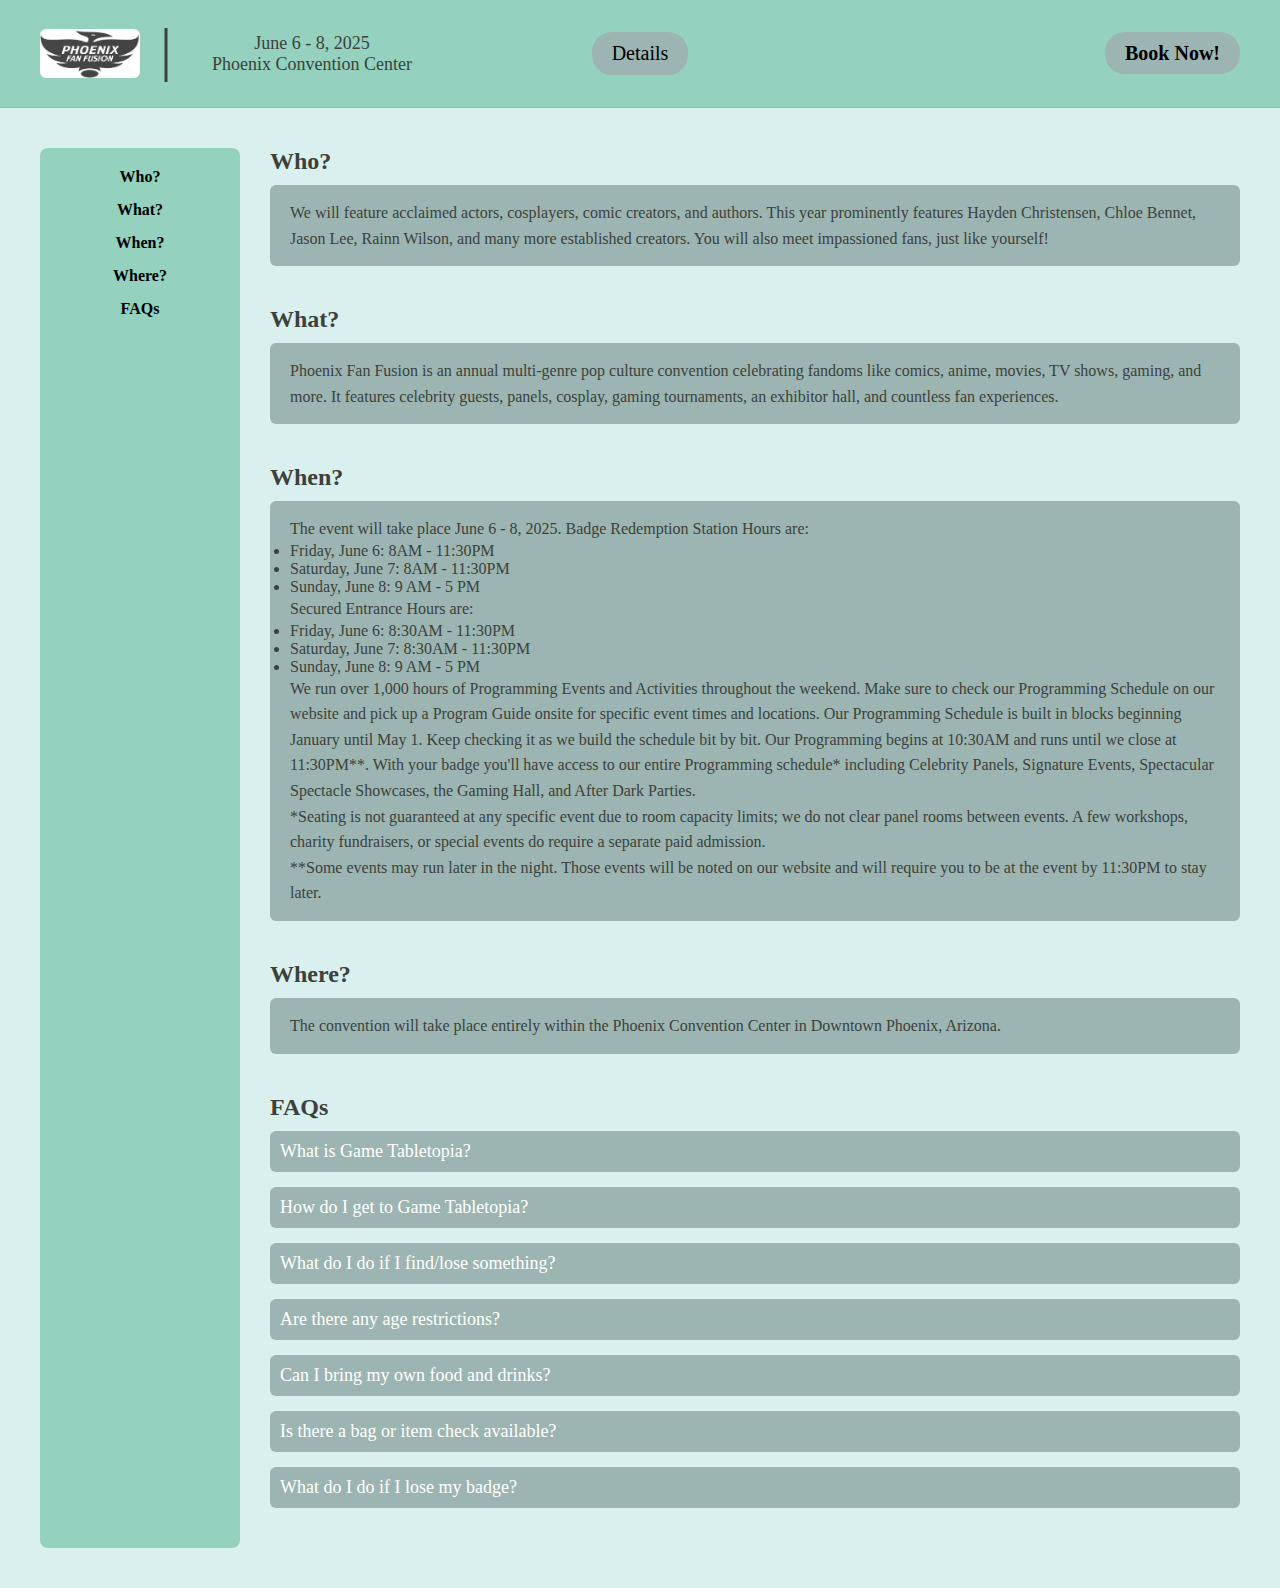
<file: Final Project/details.html>
<!DOCTYPE html>
<html lang="en">

<head>
    <meta charset="UTF-8" />
    <meta name="viewport" content="width=device-width, initial-scale=1.0" />
    <title>Event Landing Page</title>
    <link rel="stylesheet" href="styles.css" />
</head>

<body>

    <header class="navbar">
        <div class="left-section">
            <div class="logo">
                <a href="index.html">
                    <img src="images/pfflogo.jpg" alt="Phoenix Fan Fusion Logo"> </img>
                </a>
            </div>
            <div class="divider">|</div>
            <div class="date-location">
                <p>June 6 - 8, 2025</p>
                <p>Phoenix Convention Center</p>
            </div>
        </div>

        <div class="center-section">
            <a href="details.html" class="nav-button details-button">Details</a>
        </div>

        <div class="right-section">
            <a href="rsvp.html" class="nav-button highlight">Book Now!</a>
        </div>
    </header>

    <main class="details-container">
        <nav class="side-nav">
          <ul>
            <li><a href="#who">Who?</a></li>
            <li><a href="#what">What?</a></li>
            <li><a href="#when">When?</a></li>
            <li><a href="#where">Where?</a></li>
            <li><a href="#faqs">FAQs</a></li>
          </ul>
        </nav>
    
        <section class="details-content">
          <div id="who" class="detail-section">
            <h2>Who?</h2>
            <div class="detail-box">
                <p>We will feature acclaimed actors, cosplayers, comic creators, and authors. This year prominently features Hayden Christensen, Chloe Bennet, Jason Lee, Rainn Wilson, and many more established creators. You will also meet impassioned fans, just like yourself!</p>
            </div>
          </div>
    
          <div id="what" class="detail-section">
            <h2>What?</h2>
            <div class="detail-box">
                <p>Phoenix Fan Fusion is an annual multi-genre pop culture convention celebrating fandoms like comics, anime, movies, TV shows, gaming, and more. It features celebrity guests, panels, cosplay, gaming tournaments, an exhibitor hall, and countless fan experiences.</p>
            </div>
          </div>
    
          <div id="when" class="detail-section">
            <h2>When?</h2>
            <div class="detail-box">
                <p>The event will take place June 6 - 8, 2025. Badge Redemption Station Hours are:</p>
                <li>Friday, June 6: 8AM - 11:30PM</li>
                <li>Saturday, June 7: 8AM - 11:30PM</li>
                <li>Sunday, June 8: 9 AM - 5 PM</li>
                <p>Secured Entrance Hours are: </p>
                <li>Friday, June 6: 8:30AM - 11:30PM</li>
                <li>Saturday, June 7: 8:30AM - 11:30PM</li>
                <li>Sunday, June 8: 9 AM - 5 PM</li>
                <p>We run over 1,000 hours of Programming Events and Activities throughout the weekend. Make sure to check our Programming Schedule on our website and pick up a Program Guide onsite for specific event times and locations.
                    Our Programming Schedule is built in blocks beginning January until May 1. Keep checking it as we build the schedule bit by bit.  
                    Our Programming begins at 10:30AM and runs until we close at 11:30PM**. With your badge you'll have access to our entire Programming schedule* including Celebrity Panels, Signature Events, Spectacular Spectacle Showcases, the Gaming Hall, and After Dark Parties. 
                </p>
                <p>*Seating is not guaranteed at any specific event due to room capacity limits; we do not clear panel rooms between events. A few workshops, charity fundraisers, or special events do require a separate paid admission.</p>
                <p>**Some events may run later in the night. Those events will be noted on our website and will require you to be at the event by 11:30PM to stay later.</p>
            </div>
          </div>
    
          <div id="where" class="detail-section">
            <h2>Where?</h2>
            <div class="detail-box">
                <p>The convention will take place entirely within the Phoenix Convention Center in Downtown Phoenix, Arizona.</p>
            </div>
          </div>
    
          <div id="faqs" class="detail-section">
            <h2>FAQs</h2>
            <div class="faq-item">
                <div class="faq-question">What is Game Tabletopia?</div>
                <div class="faq-answer">
                    Game Tabletopia is the dedicated Tabletop Gaming Hall at Fan Fusion, it is located on the third floor of the North Building in halls B and C. It's directly across the skybridge from the celebrity panel ballrooms and two floors up from the main food court.</div>
            </div>
            <div class="faq-item">
                <div class="faq-question">How do I get to Game Tabletopia?</div>
                <div class="faq-answer">
                    Game Tabletopia is the dedicated Tabletop Gaming Hall at Fan Fusion, it is located on the third floor of the North Building in halls B and C. It's directly across the skybridge from the celebrity panel ballrooms and two floors up from the main food court.
                    Starting from 3rd street between the two main buildings, enter the building to the east and walk towards the main food court. Before entering the food court, take the escalators to your left all the way to the top floor. Game Tabletopia is in Halls B&C at the top of the escalators- look for the Entrance Arch that says "Game Tabletopia"</div>
            </div>
            <div class="faq-item">
                <div class="faq-question">What do I do if I find/lose something?</div>
                <div class="faq-answer">
                    We have lost and found onsite at the Info Desk near the Phx Kitchen Downtown Food Hall in the North Building. After the show, any lost and found items are handled by the Phoenix Convention Center. Contact the Phoenix Convention Center Operations Center at (602) 262-7271 to inquire about lost items.  </div>
            </div>
            <div class="faq-item">
                <div class="faq-question">Are there any age restrictions?</div>
                <div class="faq-answer">Phoenix Fan Fusion events are generally all-ages and family-friendly unless otherwise indicated. Costumes and cosplay are encouraged, but attendees are asked to be mindful of those around them, especially children. The event abides by state laws for nudity and indecent exposure. Additionally, children under 3 years old can attend for free, and there are discounted passes for kids aged 3 to 12.</div>
            </div>
            <div class="faq-item">
                <div class="faq-question">Can I bring my own food and drinks?</div>
                <div class="faq-answer">
                    No, outside food and beverages are strictly prohibited inside the Phoenix Convention Center. However, the venue offers various dining options, including the PHX Kitchens Downtown Food Hall, exhibit hall concessions, vending machines, and Starbucks. Food trucks are also typically available during the event. Empty refillable water containers are allowed.</div>
            </div>
            <div class="faq-item">
                <div class="faq-question">Is there a bag or item check available?</div>
                <div class="faq-answer">Bag and personal item storage is available on Third Street. Phoenix Fan Fusion assumes no responsibility for any lost items. </div>
            </div>
            <div class="faq-item">
                <div class="faq-question">What do I do if I lose my badge?</div>
                <div class="faq-answer">
                    Please treat your badge like cash. Badges cannot be replaced if lost or stolen.</div>
            </div>
        </div>
        </section>
      </main>

      <script src="script.js"></script>
</body>

</html>
</file>
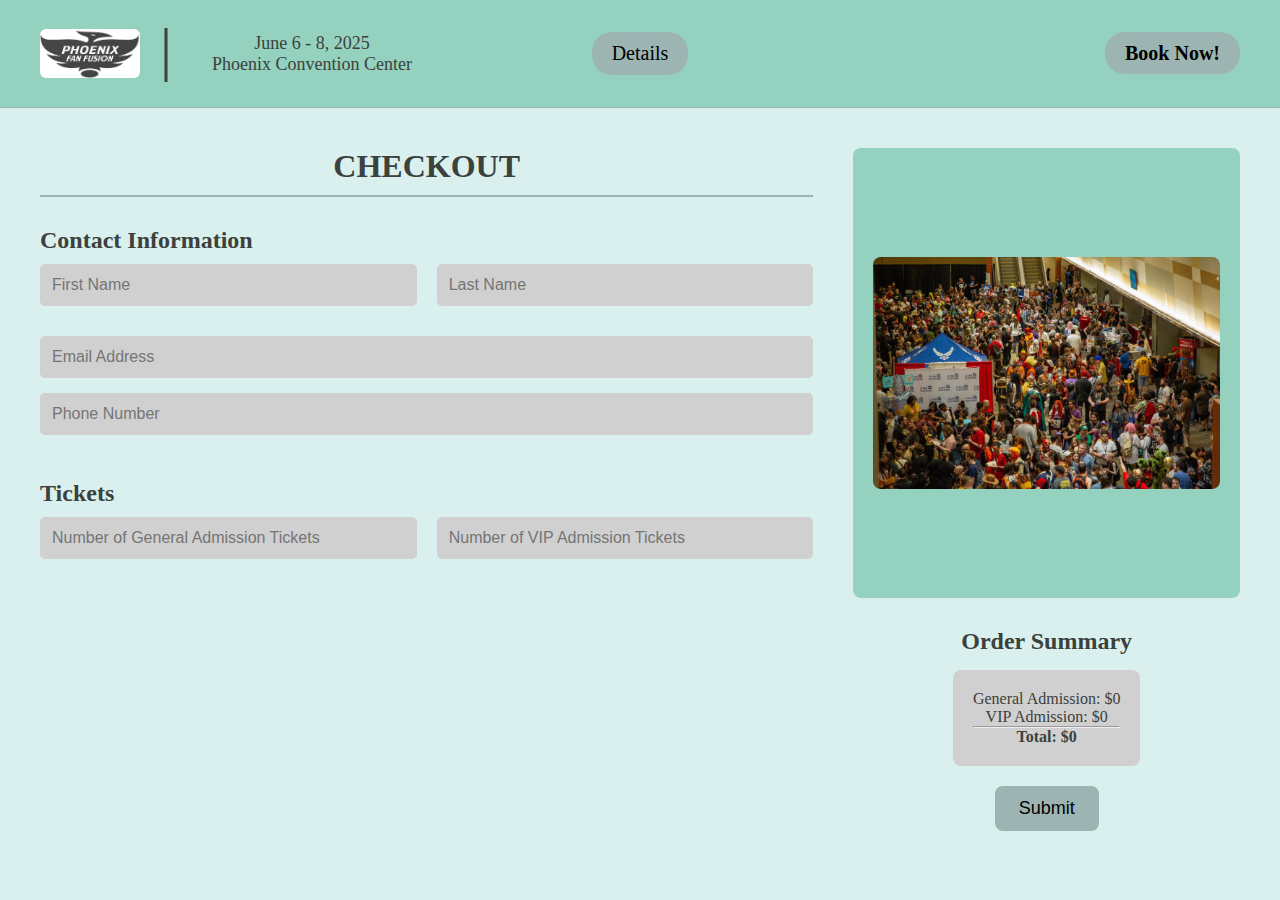
<file: Final Project/rsvp.html>
<!DOCTYPE html>
<html lang="en">

<head>
    <meta charset="UTF-8" />
    <meta name="viewport" content="width=device-width, initial-scale=1.0" />
    <title>Event Landing Page</title>
    <link rel="stylesheet" href="styles.css" />
</head>

<body>

    <header class="navbar">
        <div class="left-section">
            <div class="logo">
                <a href="index.html">
                    <img src="images/pfflogo.jpg" alt="Phoenix Fan Fusion Logo"> </img>
                </a>
            </div>
            <div class="divider">|</div>
            <div class="date-location">
                <p>June 6 - 8, 2025</p>
                <p>Phoenix Convention Center</p>
            </div>
        </div>

        <div class="center-section">
            <a href="details.html" class="nav-button details-button">Details</a>
        </div>

        <div class="right-section">
            <a href="rsvp.html" class="nav-button highlight">Book Now!</a>
        </div>
    </header>

    <main class="checkout-container">
        <section class="checkout-left">
            <h1>CHECKOUT</h1>
            <form class="checkout-form">
                <h2>Contact Information</h2>
                <div class="name-fields">
                    <input type="text" placeholder="First Name" required />
                    <input type="text" placeholder="Last Name" required />
                </div>
                <input type="email" placeholder="Email Address" required />
                <input type="tel" placeholder="Phone Number" required />

                <h2>Tickets</h2>
                <div class="ticket-fields">
                    <input type="number" id="generalTickets" min="0" placeholder="Number of General Admission Tickets" />
                    <input type="number" id="vipTickets" min="0" placeholder="Number of VIP Admission Tickets" />
                </div>
            </form>
        </section>

        <section class="checkout-right">
            <div class="image-block">
                <img src="images/pffcheckout.jpg" alt="Phoenix Fan Fusion Checkout" />
            </div>
            <div class="order-summary">
                <h2>Order Summary</h2>
                <div class="summary-box">
                  <p>General Admission: $<span id="generalTotal">0</span></p>
                  <p>VIP Admission: $<span id="vipTotal">0</span></p>
                  <hr />
                  <p><strong>Total: $<span id="orderTotal">0</span></strong></p>
                </div>
                <button type="submit" action="#" class="submit-button">Submit</button>
              </div>
        </section>
    </main>

    <script src="rsvp.js"></script>
</body>

</html>
</file>
<file: styles.css>
*{
    font-size: 12px;
    --salmon: #F7A9A8;
    --violet: #613F75;
    --pink: #E5C3D1;
    --hotpink: #EF798A;
    --grey: #726769;
}
body {
    background-color: var(--pink);
    line-height: 150%;
    letter-spacing: 0%;
    font-size: 2rem;
    font-family: "DM Serif Display", serif;
}

nav {
    background-color: var(--violet);
    position: fixed;
    top: 0px;
    left: 0px;
    width: 25vw;
    height: 100vh;
}

nav > ul {
    margin-right: 0px;
    margin-top: 10rem;
    padding-top: 0px;
    text-align: center;
    font-size: 2rem;
    padding: 0px;
    line-height: 150%;
}

nav > #menu {
    margin-top: 5rem;
    margin-left: auto;
    margin-right: auto;
    background-color: var(--hotpink);
    width: 5rem;
    height: 5rem;
    border-radius: 50%;
    display: block;
}

nav > #menu > span {
    position: relative;
    top: 50%;
    left: 50%;
    transform: translate(-50%, -50%);
}

nav > ul > li {
    margin: 0px;
    padding: 0px;
}

nav > ul > li > a,a:visited {
    
        color: var(--pink);
        text-decoration: none;
        font-size: 3rem;
        font-weight: 400;
        line-height: 150%;
        letter-spacing: 5px;
        font-family: "DM Serif Display", serif;
        
}

.container-content {
    position: relative;
    left: 25vw;
    padding: 3rem;
    margin: 2rem;
    width: 65vw;
}

.description {

    font-family: "DM Serif Display", serif;
    font-size: 2rem;
    font-style: normal;
    font-weight: 150;
    line-height: 2rem;
}

.description > div{
    font-size: 2rem;
}


.description > ul > li > a{
    font-size: 2rem;
}

.schedule {
    position: relative;
    margin: 2rem;
    padding: 2rem;
    background-color: var(--pink);
    font-family: "DM Serif Display", serif;
    font-size: 2rem;
    line-height: 3rem;
    left: 27vw; 
    width: 65vw;
    
    text-align: left;
}

.schedule > h1 {
    text-align: left;
}

.schedule > ul {
    border: 1px solid var(--grey);
    border-radius: 10px;
}

.schedule > ul > li {
    font-size: 2em;
}

.assignments {
    position: relative;
    margin: 2rem;
    padding: 2rem;
    background-color: var(--pink);
    font-family: "DM Serif Display", serif;
    font-size: 2rem;
    line-height: 3rem;
    left: 27vw; 
    width: 65vw;
    
    text-align: left;
}

.assignments > h1 {
    text-align: left;
}

.assignments > ul {
    border: 1px solid var(--grey);
    border-radius: 10px;
}

.assignments > ul > li {
    font-size: 2em;
}

#heading {

    color: var(--violet);
    font-family: "DM Serif Display", serif;
    font-size: 7rem;
    line-height: 140%;
    text-transform: uppercase;
    font-weight: 600;
}



h1 {

    color: var(--hotpink);
    text-transform: uppercase;
    font-weight: 400;
    line-height: 140%;
    letter-spacing: 6px;
    font-size: 5rem;

}

h2 {

    color: var(--hotpink);
    text-transform: uppercase;
    line-height: 140%;
    letter-spacing: 10%;
    font-size: 4rem;

}

h3 {
    
    color: var(--hotpink);
    text-transform: lowercase;
    font-size: 3rem;

}

@media only screen and (max-width: 600px) {
    *{
        font-size: 10px;
    }

    nav {
        position: relative;
        top: 0px;
        left: 0px;
        height: 5vh;
        width: 100vw;
    }

    nav > #menu {
        display: none;
    }

    nav > ul {
        display: flex;
        margin: 0 auto;
        text-align: center;
        font-size: 3rem;
        padding: 0px;
        gap: 20px;
        letter-spacing: 9px;
        list-style-type: none;
        justify-content: center;
        align-items: center; 
    }

    .container-content {
        position: relative;
        top: 12vh;
        left: 0px;
        padding: 2rem;
        margin: 0px;
        width: 60%;
        font-size: 2rem;
    }
    .assignments {
        position: relative;
        top: 12vh;
        left: 0px;
        margin: 0px;
        padding: 3rem;       
        font-size: 2rem;
        width: 60%;
        text-align: left;
    }
    .schedule {
        position: relative;
        top: 12vh;
        left: 0px;
        margin: 0px;
        padding: 3rem;       
        font-size: 2rem;
        width: 60%;
        text-align: left;
    }

}
</file>
<file: Week5/styles.css>
* {
    --orange: #EF8354;
    --darkblue: #2D3142; 
    --darkgrey: #4F5D75; 
    --lightgrey: #BFC0C0; 
    font-size: 12px; 
}

body { 
    background-color: white;
   margin: 0px; 
   /*margin shorthand for 
    margin-top
    margin-right
    margin-bottom
    margin-left */ 
    padding: 0px; 

    /* shorthand for padding 
    padding-top
    padding-right
    padding-bottom
    padding-left*/ 
    font-size: 2rem; 

}

.container-content{
    position: relative; 
    left: 25vw; 
    padding: 36px; 
    margin: 24px;
    width: 65vw; 
    max-width: 100%;
    font-size: 2rem; 
    
}



#heading{

    color: var(--orange); 
   font-family: "DM Serif Display", serif;
   font-size: 7rem;
   line-height: 134.4px;  
   text-transform: uppercase;
   font-weight: 400;

    
}



nav {
    background-color: #EF8354;
    font-family: "DM Sans", sans-serif;
    position: fixed; 
    top: 0px; 
    left: 0px; 
    width: 25vw; 
    height: 100vh; 
    font-size: 3rem; 
}


nav > ul  { 
    margin-left: 0px;
    margin-top: 121px; 
    padding: 0px; 
    text-align: center;
    font-size: 3rem;
    font-style: normal;
    font-weight: 100;
    line-height: 150%; /* 54px */
    letter-spacing: 9px;
    list-style-type: none;


}

 #menu { 
    position: fixed; 
    top: 60px; 
    left: calc(20vw/2);
    background-color: var(--lightgrey);
    width: 60px; 
    height: 60px; 
    border-radius: 50%;
    display: block;
    z-index: 10; 
}

nav {
    z-index: 9;
}

#menu > span { 
    position: relative; 
    top: 50%;
    left: 50%; 
    transform: translate(-50%, -50%);
}


.navStyle > ul > li > a, a:visited{
    font-size: 2rem; 
    color: var(--darkblue); 
    text-decoration: none;
}

h1{

    color: var(--darkgrey);
    font-family: "DM Serif Display", serif;
    text-transform: uppercase;
    font-size: 5rem;
    font-style: normal;
    font-weight: 400;
    line-height: 140%; /* 84px */
    letter-spacing: 6px;

}

h2{ 

    color: #4F5D75;
    text-align: center;
    font-family: "DM Serif Display", serif;
    font-size: 4rem;
    font-style: normal;
    font-weight: 400;
    line-height: 140%; /* 67.2px */
    letter-spacing: 4.8px;
    
    

}

h3{
    color: var(--darkgrey);
    text-transform: lowercase;
    color: #4F5D75;
    text-align: center;
    font-family: "DM Serif Display", serif;
    font-size: 3rem;
    font-style: normal;
    font-weight: 400;
    line-height: 140%; /* 50.4px */
    letter-spacing: 3.6px;

}

strong{

    font-family: "DM Sans", sans-serif;
    color:var(--orange); 
    background-color: var(--darkblue); 
    font-weight: 800; 
    font-size: 2rem;

}

i{
    font-family: "DM Sans", sans-serif;
    color:var(--orange); 
    background-color: var(--darkblue); 
    font-weight: 300; 
    font-size: 2rem; 

}


.description {

    font-family: "DM Sans", sans-serif;
    color: #2D3142;
    font-size: 2rem;
    font-style: normal;
    font-weight: 150;
    line-height: 36px;

}

.description > div { 
    font-size: 2rem;
}

.description > ul {

    list-style: "▶ ";
 

}
.description > ul > li >  a:visited, a:active { 
    color: var(--orange); 
    text-decoration: none;
    font-size: 2rem; 
}

.description > ul > li > a { 
    font-family: "DM Sans", sans-serif;
    color:var(--orange); 
    background-color: var(--darkblue); 
    font-weight: 800; 
    text-decoration: none;
    -webkit-text-stroke: 0px;
    transition: color 2s, -webkit-text-stroke 2s; 
    font-size: 2rem; 
}

.description > ul > li > a:hover { 
    font-family: "DM Sans", sans-serif;
    color: transparent; 
    -webkit-text-stroke: 1px white; 
    background-color: var(--darkblue); 
    font-weight: 800; 
    text-decoration: none;
    font-size: 2rem; 

}

 section > a:visited, active { 
    color: var(--orange); 
    text-decoration: none;
    font-size: 2rem; 
}

section >  div > a {
    font-family: "DM Sans", sans-serif;
    color:var(--orange); 
    background-color: var(--darkblue); 
    font-weight: 800; 
    text-decoration: none;
    -webkit-text-stroke: 0px;
    transition: color 2s, -webkit-text-stroke 2s; 
    font-size: 2rem;
}

section > div  > a:hover {

    font-family: "DM Sans", sans-serif;
    color: transparent; 
    -webkit-text-stroke: 1px white; 
    background-color: var(--darkblue); 
    font-weight: 800; 
    text-decoration: none;
    font-size: 2rem; 
}

.description > div::first-letter {
   
    font-family: "DM Serif Display", serif;
    font-size: 60px;
    font-style: italic;
    /* reference for initial letter 
/* I just learned about the Initial Letter Property!
https://developer.mozilla.org/en-US/docs/Web/CSS/initial-letter*/
    -webkit-initial-letter: 2;
    initial-letter: 2;

}

.navStyle {
    display: none;
}

.navStyle.open {
    display: block;
}


@media only screen and (max-width:600px){

    * {
        font-size: 10px;
        overflow: visible;
    }

    body { 
        position: relative; 
        top: 0px; 
        left: 0px; 
        margin: 0px; 
        padding: 0px;
        height: 100vh;

    }

    nav{
        position: fixed; 
        top: 0px; 
        left: 0px;
        height: 36px;
        width: 100vw;
        z-index: 1;
    }

    nav > #menu  {
        display: none;
    }

    .container-content{
        position: relative; 
        top: 12vh; 
        left: 0;
        padding: 36px; 
        margin: 0px;
        width: 100%;
        font-size: 2rem; 
    }
    
    nav > ul  { 


        /* SO TRUE STORY CLASS. I had completed the entire lecture, and I noticed that my sound got corrupted!! Fun. */ 


        display: flex; 
        margin: 0 auto; /* this was the culprit!!! <-- check your margins when you're trying to do anything! */ 
        gap: 20px; /* here is where I think the sound cuts off?*/ 

        padding: 0px; 
        text-align: center;
        font-size: 3rem;
        font-style: normal;
        font-weight: 100;
        letter-spacing: 9px;
        list-style-type: none;
        justify-content: center;    /* I also added some quality of life stuff like making it centered on top!*/ 
        align-items: center; 
    
    }

    .navStyle > ul > li > a, a:visited{
        margin: 0 auto;
        font-size: 2rem; 
        color: var(--darkblue); 
        text-decoration: none;
    }

    .navStyle {
        width: 100vw;
        height: 100vh;
        transform: translateX(-100%);
        display: flex;
        justify-content: center;
        align-items: center;
        flex-direction: column;
        padding-top: 50%;
    }
    
    .navStyle.open {
        transform: translateX(0); 
    }

    .navStyle > ul {
        display: flex;
        flex-direction: column; 
        justify-content: center; 
        align-items: center; 
        gap: 20px; 
        list-style: none; 
        padding: 0;
        margin: 0;
    }


    .description {

        font-family: "DM Sans", sans-serif;
        color: #2D3142;
        font-size: 2rem;
        font-style: normal;
        font-weight: 150;
        line-height: 36px;
        z-index: -10;
    
    }
}
</file>
<file: GCA-WebDev-Projects/Part 1 Final Project/styles.css>
/* Charity: water Brand Colors

Primary Colors:
- Yellow:     #FFC907
- Blue:       #2E9DF7

Secondary Colors:
- Light Blue: #8BD1CB
- Green:      #4FCB53
- Orange:     #FF902A
- Red:        #F5402C
- Dark Green: #159A48
- Pink:       #F16061

*/

body {
  background: #f5f7fa;
  font-family: 'Segoe UI', Arial, Helvetica, sans-serif;
  margin: 0;
  padding: 0;
  text-align: center;
}

h1 {
  color: #2E9DF7;
  margin-top: 30px;
}

#game-container {
  position: relative;
  width: 400px;
  height: 600px;
  margin: 40px auto 0 auto;
  background: #fff;
  border-radius: 16px;
  box-shadow: 0 4px 24px rgba(46,157,247,0.08);
  overflow: hidden;
  border: 3px solid #FFC907;
}

#pipe {
  position: absolute;
  top: 0;
  left: 50%;
  transform: translateX(-50%) rotate(180deg); /* Flip the pipe upside down */
  width: 70px;
  height: 60px;
  background: linear-gradient(to top, #4FCB53 80%, #159A48 100%);
  border-radius: 0 0 0 0; /* No rounding on sides */
  z-index: 2;
  box-shadow: 0 4px 12px rgba(21,154,72,0.18);
  border: 4px solid #159A48;
  border-top: none;
  display: flex;
  align-items: flex-end;
  justify-content: center;
  overflow: visible;
}
#pipe::before {
  content: "";
  display: block;
  position: absolute;
  top: -22px;
  left: 50%;
  transform: translateX(-50%);
  width: 110px;
  height: 32px;
  background: linear-gradient(to bottom, #4FCB53 80%, #159A48 100%);
  border-radius: 0 0 0 0; /* No rounding on sides */
  border: 4px solid #159A48;
  border-bottom: none;
  z-index: 3;
  box-shadow: 0 2px 8px rgba(21,154,72,0.10);
}

.droplet {
  position: absolute;
  left: 50%;
  transform: translateX(-50%) rotate(180deg);
  width: 32px;
  height: 48px; /* Taller for a teardrop look */
  background: #2E9DF7;
  border-radius: 50% 50% 60% 60% / 60% 60% 100% 100%;
  /* Make the bottom pointier and the top narrower */
  clip-path: ellipse(50% 60% at 50% 45%) polygon(50% 0%, 100% 40%, 80% 100%, 20% 100%, 0% 40%);
  box-shadow: 0 2px 8px rgba(46,157,247,0.18);
  cursor: pointer;
  z-index: 1; /* Lower than #pipe's z-index: 2 */
  transition: background 0.2s;
  border: 2px solid #8BD1CB;
  /* Optional: add a highlight for more realism */
  /* background: radial-gradient(ellipse at 60% 30%, #fff 18%, transparent 60%), #2E9DF7; */
}

.droplet:active {
  background: #081c75;
}

.droplet.polluted {
  background: #4FCB53;
  border: 2px solid #159A48;
}

#score {
  position: absolute;
  top: 10px;
  right: 20px;
  font-size: 1.3em;
  color: #FFC907;
  font-weight: bold;
  background: rgba(46,157,247,0.08);
  padding: 6px 18px;
  border-radius: 20px;
  z-index: 10;
  box-shadow: 0 2px 8px rgba(46,157,247,0.08);
}

#upgrades-area {
  display: flex;
  flex-direction: column;
  align-items: center;
  margin-top: 28px;
  margin-bottom: 0;
}

#upgrades-btn {
  background: linear-gradient(90deg, #fed8c1 0%, #fff7e1 100%);
  color: #1a1a1a;
  border: 2px solid #bf6c46;
  border-radius: 18px;
  font-size: 1.2em;
  font-weight: bold;
  padding: 14px 44px;
  margin-bottom: 18px;
  box-shadow: 0 2px 8px rgba(191,108,70,0.10);
  cursor: pointer;
  transition: background 0.2s, color 0.2s, box-shadow 0.2s;
}
#upgrades-btn:hover,
#upgrades-btn:focus {
  background: #bf6c46;
  color: #fff7e1;
  box-shadow: 0 4px 16px rgba(191,108,70,0.18);
}

#cw-logo-wrap {
  display: flex;
  justify-content: center;
  width: 100%;
}

#cw-logo {
  max-width: 220px;
  width: 80vw;
  height: auto;
  margin: 0 auto 0 auto;
  display: block;
}

/* Mobile styles */
@media (max-width: 700px) {
  #upgrades-area {
    margin-top: 18px;
  }
  #upgrades-btn {
    font-size: 1em;
    padding: 12px 28px;
    border-radius: 14px;
  }
  #cw-logo {
    max-width: 160px;
  }
}

/* Desktop styles */
@media (min-width: 701px) {
  #upgrades-area {
    margin-top: 32px;
  }
  #upgrades-btn {
    font-size: 1.25em;
    padding: 16px 56px;
    border-radius: 22px;
  }
  #cw-logo {
    max-width: 260px;
  }
}

/* Add to your styles.css */

/* Upgrades overlay for mobile */
#upgrades-screen {
  position: fixed;
  top: 0; left: 0; right: 0; bottom: 0;
  background: #fff7e1;
  z-index: 9999;
  display: flex;
  align-items: center;
  justify-content: center;
  transition: opacity 0.4s cubic-bezier(.4,0,.2,1), transform 0.4s cubic-bezier(.4,0,.2,1);
  opacity: 1;
  pointer-events: auto;
}

.upgrades-hidden {
  opacity: 0;
  pointer-events: none;
  transform: translateY(100%);
}

.upgrades-visible {
  opacity: 1;
  pointer-events: auto;
  transform: translateY(0);
}

#upgrades-grid {
  width: 90vw;
  max-width: 400px;
  background: #fff7e1;
  border-radius: 24px;
  box-shadow: 0 8px 32px rgba(191,108,70,0.18);
  padding: 24px 10px 18px 10px;
  display: flex;
  flex-direction: column;
  align-items: center;
  position: relative;
}

.upgrade-x-btn {
  background: #fed8c1;
  border: 2px solid #bf6c46;
  border-radius: 50%;
  width: 48px;
  height: 48px;
  position: absolute;
  top: -18px;
  right: -18px;
  display: flex;
  align-items: center;
  justify-content: center;
  box-shadow: 0 2px 8px rgba(191,108,70,0.10);
  cursor: pointer;
  transition: background 0.2s;
  z-index: 2;
}
.upgrade-x-btn img {
  width: 32px;
  height: 32px;
}

.upgrade-buttons {
  display: grid;
  grid-template-columns: repeat(3, 108px);
  grid-template-rows: repeat(3, 128px);
  gap: 22px;
  margin-top: 38px;
  justify-content: center;
  align-items: center;         /* Center items vertically in the grid */
  justify-items: center;       /* Center items horizontally in the grid */
  width: 100%;
}

.upgrade-btn {
  position: relative;
  background: #fed8c1;
  border: 2.5px solid #bf6c46;
  border-radius: 22px;
  width: 120px;           /* Increased from 84px */
  height: 140px;          /* Increased from 104px */
  display: flex;
  flex-direction: column;
  align-items: center;
  justify-content: flex-start;
  box-shadow: 0 2px 12px rgba(191,108,70,0.13);
  cursor: pointer;
  transition: background 0.2s, border 0.2s;
  padding: 0;
  outline: none;
}

.upgrade-btn.locked {
  opacity: 0.6;
  cursor: not-allowed;
}

.upgrade-btn img {
  width: 80px;           /* Increased from 54px */
  height: 80px;          /* Increased from 54px */
  margin-top: 14px;
  margin-bottom: 10px;
}

.upgrade-price {
  font-size: 1.08em;
  color: #bf6c46;
  margin-top: 4px;
  font-weight: bold;
  font-family: 'Segoe UI', Arial, Helvetica, sans-serif;
  display: block;
  background: none;
  border: none;
  text-align: center;
  width: 100%;
  line-height: 1.2;
}

.upgrade-tooltip {
  visibility: hidden;
  opacity: 0;
  width: 220px;
  background: #1a1a1a;
  color: #fff7e1;
  text-align: center; /* Center the tooltip text */
  border-radius: 8px;
  padding: 10px 14px;
  position: absolute;
  z-index: 10;
  bottom: 110%;
  left: 50%;
  transform: translateX(-50%);
  transition: opacity 0.2s;
  font-size: 0.98em;
  pointer-events: none;
  box-shadow: 0 2px 8px rgba(26,26,26,0.18);
  font-family: 'Segoe UI', Arial, Helvetica, sans-serif;
}
.upgrade-btn:hover .upgrade-tooltip,
.upgrade-btn:focus .upgrade-tooltip {
  visibility: visible;
  opacity: 1;
}

/* Stylized upgrades label */
.upgrades-label {
  font-family: 'Segoe UI', Arial, Helvetica, sans-serif;
  font-size: 2.3em;
  font-weight: bold;
  letter-spacing: 0.18em;
  color: #bf6c46;
  text-shadow: 0 2px 12px #fff7e1, 0 1px 0 #fed8c1;
  margin-top: 18px;
  margin-bottom: 10px;
  text-align: center;
  width: 100%;
  user-select: none;
  background: linear-gradient(90deg, #fff7e1 0%, #fed8c1 100%);
  border-radius: 18px;
  padding: 10px 0 10px 0;
  box-shadow: 0 2px 8px rgba(191,108,70,0.07);
}
</file>
<file: GCA-WebDev-Projects/Project2/style.css>
/* Add your CSS here */
/* Set a clean, modern font for the whole page */
body {
  font-family: 'Segoe UI', Arial, Helvetica, sans-serif; /* Use a modern, clean font stack */
  margin: 0;
  background: #f5f7fa;
  color: #222;
}

/* --- Header Styles --- */
header {
  /* Add a blue linear gradient background */
  background: linear-gradient(90deg, #0071c5 0%, #00aee6 100%);
  color: #fff;
  padding: 40px 0 30px 0;
  text-align: center;
}

header img {
  width: 100px; /* Set logo size */
  margin-bottom: 10px;
}

header h1 {
  margin: 10px 0 10px 0;
  font-size: 2.2em;
  letter-spacing: 1px;
}

header p {
  font-size: 1.1em;
  max-width: 500px;
  margin: 0 auto;
}

/* --- Timeline Section --- */
section {
  /* Use flexbox to arrange cards horizontally */
  display: flex;
  flex-direction: row;
  overflow-x: auto; /* Enable horizontal scrolling */
  gap: 24px; /* Space between cards */
  padding: 32px 5vw; /* Add more space on left/right sides using vw for responsiveness */
  scroll-snap-type: x proximity; /* Snap near the start, but allow some padding */
  scroll-padding-left: 5vw; /* Add padding before the first card when snapping */
  scroll-padding-right: 5vw; /* Add padding after the last card when snapping */
}

/* Each milestone card */
section > div {
  background: #fff;
  border-radius: 12px;
  box-shadow: 0 2px 8px rgba(0,0,0,0.08);
  min-width: 440px;  /* Make cards wider for large screens */
  max-width: 440px;
  flex: 0 0 auto; /* Prevent cards from shrinking */
  padding: 24px 18px 18px 18px; /* Slightly more padding for bigger cards */
  position: relative;
  transition: transform 0.2s, box-shadow 0.2s;
  scroll-snap-align: start; /* Snap to start of each card */
  cursor: pointer;
  overflow: hidden;
  margin-left: 4px;  /* Small margin for left/right breathing room */
  margin-right: 4px;
}

/* Card hover effect for interactivity */
section > div:hover {
  transform: translateY(-8px) scale(1.03);
  box-shadow: 0 8px 24px rgba(0,113,197,0.15);
  border: 1.5px solid #0071c5;
}

/* Card headings */
section h2 {
  margin: 0 0 4px 0;
  color: #0071c5;
  font-size: 1.1em;
}

section h3 {
  margin: 0 0 10px 0;
  font-size: 1.2em;
  color: #222;
}

/* --- Card images and overlay effect --- */
section img {
  width: 100%;           /* Image fills the card width */
  height: 180px;         /* Set a fixed height for all images */
  object-fit: cover;     /* Crop images to fill the area */
  border-radius: 8px;
  margin-bottom: 10px;
  margin-top: 6px;
  display: block;
  position: relative;
  z-index: 1;
}

/* Container for image and overlay */
section > div {
  position: relative;
}

/* Hide the card paragraph by default, and set up overlay */
section > div p {
  /* The overlay now covers the entire card */
  position: absolute;
  left: 0;
  right: 0;
  top: 0;
  bottom: 0;
  margin: 0;
  padding: 16px;
  background: rgba(0, 0, 0, 0.65); /* Dimming overlay */
  color: #fff;
  border-radius: 12px; /* Match the card's border radius */
  opacity: 0;
  pointer-events: none;
  transition: opacity 0.4s;
  font-size: 0.98em;
  z-index: 2;
  display: flex;
  align-items: center;
  justify-content: center;
  font-weight: normal;
}

/* Show the overlay and text on hover */
section > div:hover p {
  opacity: 1;
  pointer-events: auto;
}

/* Make sure the image is under the overlay */
section > div img {
  z-index: 1;
  position: relative;
}
@media (max-width: 1100px) {
  section > div {
    min-width: 260px;
    max-width: 260px;
    padding: 20px 16px 16px 16px;
  }
}

@media (max-width: 700px) {
  section {
    flex-direction: column; /* Stack cards vertically */
    gap: 20px;
    padding: 20px 4vw; /* Add a bit of side padding on mobile, using vw for consistency */
    overflow-x: visible; /* Remove horizontal scroll */
    scroll-snap-type: none;
  }
  section > div {
    max-width: 100%;
    min-width: 0;
    width: 100%;
    margin-left: 0;
    margin-right: 0;
  }
  section > div p {
    left: 0;
    right: 0;
    top: 0;
    bottom: 0;
    padding: 12px;
    font-size: 1em;
    border-radius: 12px; /* Match card radius on mobile too */
  }
}

/* --- Style the instruction paragraph at the bottom --- */
body > p {
  text-align: center;
  color: #0071c5;
  font-size: 1em;
  margin: 24px 0 32px 0;
  letter-spacing: 0.5px;
}
</file>
<file: GCA-WebDev-Projects/Project3/style.css>
/* Add your CSS here */
/* Set a clean, modern font for the whole page */
body {
  font-family: 'Segoe UI', Arial, Helvetica, sans-serif; /* Use a modern, clean font stack */
  margin: 0;
  background: #f5f7fa;
  color: #222;
}

/* --- Header Styles --- */
header {
  /* Add a blue linear gradient background */
  background: linear-gradient(90deg, #0071c5 0%, #00aee6 100%);
  color: #fff;
  padding: 40px 0 30px 0;
  text-align: center;
  min-height: 25vh;
  display: flex;
  align-items: center;
  justify-content: center;
}

header img {
  width: 100px; /* Set logo size */
  margin-bottom: 10px;
}

header h1 {
  font-size: 2.2em;
  margin: 10px 0 10px 0;
  letter-spacing: 1px;
}

header p {
  font-size: 1.1em;
  max-width: 500px;
  margin: 0 auto;
}

header img {
  width: 100px;
  margin-bottom: 10px;
}

/* --- Timeline Section --- */
.timeline-section {
  display: flex;
  flex-direction: row;
  overflow-x: auto;
  gap: 24px;
  padding: 32px 5vw;
  scroll-snap-type: x proximity;
  scroll-padding-left: 5vw;
  scroll-padding-right: 5vw;
}

.timeline-section > div {
  background: #fff;
  border-radius: 12px;
  box-shadow: 0 2px 8px rgba(0,0,0,0.08);
  min-width: 440px;
  max-width: 440px;
  flex: 0 0 auto;
  padding: 24px 18px 18px 18px;
  position: relative;
  transition: transform 0.2s, box-shadow 0.2s;
  scroll-snap-align: start;
  cursor: pointer;
  overflow: hidden;
  margin-left: 4px;
  margin-right: 4px;
}

.timeline-section > div:hover {
  transform: translateY(-8px) scale(1.03);
  box-shadow: 0 8px 24px rgba(0,113,197,0.15);
  border: 1.5px solid #0071c5;
}

.timeline-section h2 {
  margin: 0 0 4px 0;
  color: #0071c5;
  font-size: 1.1em;
}

.timeline-section h3 {
  margin: 0 0 10px 0;
  font-size: 1.2em;
  color: #222;
}

.timeline-section img {
  width: 100%;
  height: 180px;
  object-fit: cover;
  border-radius: 8px;
  margin-bottom: 10px;
  margin-top: 6px;
  display: block;
  position: relative;
  z-index: 1;
}

.timeline-section > div {
  position: relative;
}

.timeline-section > div p {
  position: absolute;
  left: 0;
  right: 0;
  top: 0;
  bottom: 0;
  margin: 0;
  padding: 16px;
  background: rgba(0, 0, 0, 0.65);
  color: #fff;
  border-radius: 12px;
  opacity: 0;
  pointer-events: none;
  transition: opacity 0.4s;
  font-size: 0.98em;
  z-index: 2;
  display: flex;
  align-items: center;
  justify-content: center;
  font-weight: normal;
}

.timeline-section > div:hover p {
  opacity: 1;
  pointer-events: auto;
}

.timeline-section > div img {
  z-index: 1;
  position: relative;
}

@media (min-width: 992px) {
  header {
    min-height: 50vh;
    padding: 80px 0 60px 0;
  }
  header h1 {
    font-size: 4em;
  }
  header p {
    font-size: 1.5em;
    max-width: 700px;
  }
  header img {
    width: 180px;
  }
}

@media (max-width: 1100px) {
  .timeline-section > div {
    min-width: 260px;
    max-width: 260px;
    padding: 20px 16px 16px 16px;
  }
}

@media (max-width: 700px) {
  .timeline-section {
    flex-direction: column;
    gap: 20px;
    padding: 20px 4vw;
    overflow-x: visible;
    scroll-snap-type: none;
  }
  .timeline-section > div {
    max-width: 100%;
    min-width: 0;
    width: 100%;
    margin-left: 0;
    margin-right: 0;
  }
  .timeline-section > div p {
    left: 0;
    right: 0;
    top: 0;
    bottom: 0;
    padding: 12px;
    font-size: 1em;
    border-radius: 12px;
  }
}

/* --- Style the instruction paragraph at the bottom --- */
body > p {
  text-align: center;
  color: #0071c5;
  font-size: 1em;
  margin: 24px 0 32px 0;
  letter-spacing: 0.5px;
}
</file>
<file: GCA-WebDev-Projects/Project7/style.css>
@import url('https://fonts.googleapis.com/css2?family=Inter:wght@400;700&family=Public+Sans:wght@400;700&family=DM+Mono:wght@400&display=swap');

/* NASA Color Scheme Variables */
:root {
  --color-primary: #105bd8;
  --color-primary-darker: #0b3d91;
  --color-primary-darkest: #061f4a;
  --color-base: #212121;
  --color-gray-dark: #323a45;
  --color-gray-light: #aeb0b5;
  --color-white: #ffffff;
  --color-primary-alt: #02bfe7;
  --color-primary-alt-darkest: #046b99;
  --color-primary-alt-dark: #00a6d2;
  --color-primary-alt-light: #9bdaf1;
  --color-primary-alt-lightest: #e1f3f8;
  --color-secondary: #dd361c;
  --color-secondary-darkest: #99231b;
  --color-secondary-dark: #c62d1f;
  --color-secondary-light: #e59892;
  --color-secondary-lightest: #f9e0de;
  --color-gray: #5b616b;
  --color-gray-lighter: #d6d7d9;
  --color-gray-lightest: #f1f1f1;
  --color-gray-warm-dark: #494440;
  --color-gray-warm-light: #e4e2e0;
  --color-gray-cool-light: #dce4ef;
  --color-gold: #ff9d1e;
  --color-gold-light: #f9aa43;
  --color-gold-lighter: #ffc375;
  --color-gold-lightest: #ffebd1;
  --color-green: #2e8540;
  --color-green-light: #4aa564;
  --color-green-lighter: #94bfa2;
  --color-green-lightest: #e7f4e4;
  --color-cool-blue: #205493;
  --color-cool-blue-light: #4773aa;
  --color-cool-blue-lighter: #8ba6ca;
  --color-cool-blue-lightest: #dce4ef;
  --color-focus: #aeb0b5;
  --color-visited: #4c2c92;
}

/* Global reset & box sizing */
* {
  box-sizing: border-box;
  margin: 0;
  padding: 0;
}

/* Base page styles */
body {
  font-family: 'Public Sans', Arial, sans-serif;
  background-color: var(--color-gray-lightest);
  color: var(--color-base);
  padding: 20px;
}

/* Headings use Inter */
h1, h2, h3, h4, h5, h6 {
  font-family: 'Inter', Arial, sans-serif;
  font-weight: 700;
  letter-spacing: 0.01em;
  color: var(--color-primary-darkest);
}

/* Labels, numbers, and small UI elements use DM Mono */
input[type="date"],
button,
.filters label,
.gallery-item p,
.placeholder,
.placeholder-icon {
  font-family: 'DM Mono', 'Public Sans', Arial, monospace;
}

/* Centered container */
.container {
  max-width: 1200px;
  margin: 0 auto;
  background: var(--color-white);
  border-radius: 12px;
  box-shadow: 0 4px 24px rgba(6,31,74,0.08);
  border: 1px solid var(--color-gray-cool-light);
}

/* Header */
.site-header {
  display: flex;
  align-items: center;
  justify-content: center;
  padding-top: 20px;
  padding-bottom: 20px;
  margin-bottom: 20px;
  background: var(--color-gray-light);
  border-radius: 12px 12px 0 0;
}

h1 {
  color: var(--color-black);
}

/* Logo */
.logo {
  width: 140px;
  margin-right: 15px;
}

/* Date‐picker & button row */
.filters {
  display: flex;
  flex-direction: column;
  gap: 10px;
  justify-content: center;
  margin-bottom: 20px;
  padding: 0 20px;
}

input[type="date"],
button {
  font-family: 'DM Mono', 'Public Sans', Arial, monospace;
  font-weight: normal;
  color: var(--color-base);
  padding: 10px 15px;
  border: 1px solid var(--color-gray-light);
  border-radius: 4px;
  font-size: 16px;
  line-height: 1.4;
  width: 100%;
  background: var(--color-gray-lightest);
  transition: border-color 0.2s, box-shadow 0.2s;
}

input[type="date"]:focus,
button:focus {
  border-color: var(--color-primary);
  outline: 2px solid var(--color-focus);
}

button {
  background-color: var(--color-primary);
  color: var(--color-white);
  cursor: pointer;
  border: none;
  font-weight: 700;
  transition: background 0.2s, color 0.2s;
}
button:hover {
  background-color: var(--color-primary-darker);
  color: var(--color-white);
}

/* Stack horizontally on wider screens */
@media (min-width: 600px) {
  .filters {
    flex-direction: row;
    padding: 0;
  }
  input[type="date"],
  button {
    width: auto;
  }
}

/* Gallery flex container */
.gallery {
  display: flex;
  flex-wrap: wrap;
  gap: 20px;
  padding: 20px;
  justify-content: center;
  background: var(--color-gray-cool-lightest);
  border-radius: 0 0 12px 12px;
}

/* Gallery items */
.gallery-item {
  flex: 1 1 100%;  /* full width by default */
  min-width: 280px;
  max-width: 500px;
  background: var(--color-white);
  padding: 10px;
  border-radius: 8px;
  box-shadow: 0 2px 5px rgba(6,31,74,0.08);
  overflow: hidden;
  display: flex;
  flex-direction: column;
  border: 1px solid var(--color-gray-cool-light);
  transition: box-shadow 0.2s, border-color 0.2s;
}
.gallery-item:hover,
.gallery-item:focus-within {
  box-shadow: 0 4px 16px rgba(16,91,216,0.18);
  border-color: var(--color-primary);
}

.gallery-item img {
  transition: transform 0.25s cubic-bezier(.4,2,.6,1);
  will-change: transform;
  width: 100%;
  height: 200px;
  object-fit: cover;
  border-radius: 4px;
  background: var(--color-gray-lightest);
}

.gallery-item:hover img,
.gallery-item:focus img {
  transform: scale(1.07);
  z-index: 2;
}

.gallery-item p {
  margin-top: 10px;
  padding: 5px;
  font-size: 14px;
  color: var(--color-gray-dark);
}

/* Three columns on wider screens */
@media (min-width: 1000px) {
  .gallery-item {
    flex: 0 1 31%;
  }
}

/* Placeholder content */
.placeholder {
  flex: 1 1 100%;
  text-align: center;
  padding: 40px;
  color: var(--color-gray-dark);
  background: var(--color-gray-lightest);
  border-radius: 8px;
}

.placeholder-icon {
  font-size: 48px;
  margin-bottom: 20px;
  color: var(--color-primary-alt-dark);
}

/* Modal overlay and modal window (for gallery) */
#modal-overlay {
  background: rgba(6,31,74,0.85) !important;
}

#modal-overlay > div {
  background: var(--color-white) !important;
  border-radius: 12px;
  box-shadow: 0 4px 24px rgba(6,31,74,0.18);
  border: 1px solid var(--color-primary);
}

/* Fact section */
#space-fact {
  background: var(--color-primary-alt-lightest);
  color: var(--color-base);
  border-left: 6px solid var(--color-primary-alt);
  margin: 12px 24px 16px 24px;   /* Smaller top/bottom, more indented left/right */
  padding: 14px 18px;
  border-radius: 8px;
  font-size: 1.1em;
  text-align: center;
  box-shadow: 0 2px 5px rgba(6,31,74,0.07);
}

/* Responsive modal image/video */
#modal-overlay img,
#modal-overlay iframe {
  max-width: 80vw;
  max-height: 50vh;
  border-radius: 8px;
  margin-bottom: 18px;
  background: var(--color-gray-lightest);
}

/* Responsive adjustments for modal close button */
#modal-overlay button[aria-label="Close"] {
  color: var(--color-primary);
  background: none;
  border: none;
  font-size: 2em;
  position: absolute;
  top: 12px;
  right: 18px;
  cursor: pointer;
  z-index: 2;
  padding: 0;
  width: 40px;
  height: 40px;
  display: flex;
  align-items: center;
  justify-content: center;
  transition: color 0.2s;
}
#modal-overlay button[aria-label="Close"]:hover {
  color: var(--color-primary-darker);
}

@media (max-width: 500px) {
  #modal-overlay button[aria-label="Close"] {
    top: 6px;
    right: 6px;
    font-size: 2.2em;
  }
  .gallery-item img {
    height: 140px;
  }
}
</file>
<file: Final Project/styles.css>
* {
  --white: #ffffff;
  --darkgrey: #3b413c;
  --darkgreen: #9db5b2;
  --lightgreen: #daf0ee;
  --mint: #94d1be;

  box-sizing: border-box;
  margin: 0;
  padding: 0;
}

body {
  font-family: "Georgia", serif;
  background-color: var(--lightgreen);
  color: var(--darkgrey);
}

.navbar {
  display: grid;
  grid-template-columns: 1fr auto 1fr;
  align-items: center;
  padding: 15px 40px;
  border-bottom: 1px solid var(--darkgreen);
  background-color: var(--mint);
}

.date-location > p {
  margin: 0;
  font-size: 18px;
  color: var(--darkgrey);
}

.left-section {
  display: flex;
  align-items: center;
  gap: 20px;
  justify-self: start;
}

.right-section {
  justify-self: end;
}

.logo {
  font-size: 24px;
  font-weight: bold;
  background-color: var(--mint);
}

.center-section {
  display: flex;
  justify-self: center;
  align-items: center;
  gap: 20px;
  background-color: var(--mint);
}

.logo img {
  display: block;
  width: 100px;
  height: auto;
  border-radius: 6px;
}

.divider {
  font-size: 60px;
  padding-bottom: 8px;
}

.date-location {
  font-size: 14px;
  background-color: var(--mint);
  padding: 10px 20px;
  text-align: center;
}

.center-section .nav-button,
.right-section .nav-button {
  background-color: var(--darkgreen);
  padding: 10px 20px;
  text-decoration: none;
  color: #000;
  font-size: 20px;
  border: none;
  border-radius: 20px;
  transition: background-color 0.3s;
}

.nav-button:hover {
  background-color: var(--white);
}

.highlight {
  font-weight: bold;
}

.video-section {
  display: flex;
  flex-direction: column;
  align-items: center;
  padding: 60px 20px;
  background-color: var(--lightgreen);
}

.video-placeholder {
  width: 90%;
  max-width: 1200px;
  height: 600px;
  background-color: var(--lightgreen);
  display: flex;
  justify-content: center;
  align-items: center;
  text-align: center;
  font-size: 32px;
  line-height: 1.4;
  margin-bottom: 40px;
}

.video-placeholder video {
  width: 100%;
  height: auto;
  border-radius: 8px;
  display: block;
  object-fit: cover;
}

.event-title {
  font-size: 36px;
  margin-bottom: 20px;
  padding-top: 20px;
  text-align: center;
}

.cta-button {
  background-color: var(--darkgreen);
  padding: 12px 30px;
  text-decoration: none;
  color: var(--darkgrey);
  font-size: 20px;
  border: none;
  border-radius: 20px;
}

.cta-button:hover {
  background-color: var(--white);
}

.details-container {
  display: flex;
  padding: 40px;
  gap: 30px;
}

.event-description {
  font-size: 18px;
  line-height: 1.6;
  margin-bottom: 20px;
  text-align: center;
}

/* Sidebar */
.side-nav {
  width: 200px;
  background-color: var(--mint);
  padding: 20px;
  border-radius: 8px;
}

.side-nav ul {
  list-style: none;
  text-align: center;
}

.side-nav li {
  margin-bottom: 15px;
  align-items: center;
}

.side-nav a {
  text-decoration: none;
  color: #000;
  font-weight: bold;
}

/* Content area next to sidebar */
.details-content {
  flex: 1;
  min-width: 0;
}

.detail-section {
  margin-bottom: 40px;
}

.detail-section h2 {
  margin-bottom: 10px;
}

.detail-box {
  background-color: var(--darkgreen);
  padding: 15px 20px;
  border-radius: 6px;
  word-wrap: break-word;
  overflow-wrap: break-word;
  height: auto;
  width: 100%;
  max-width: 100%;
}

.detail-box p {
  margin: 0;
  font-size: 16px;
  line-height: 1.6;
  word-wrap: break-word;
  overflow-wrap: break-word;
  max-width: 100%;
  width: 100%;
}

.faq-item {
  margin-bottom: 15px;
}

.faq-question {
  background-color: var(--darkgreen);
  padding: 10px;
  font-size: 18px;
  color: var(--white);
  cursor: pointer;
  border-radius: 6px;
}

.faq-answer {
  display: none;
  padding: 10px;
  background-color: var(--lightgreen);
  font-size: 16px;
  border-radius: 6px;
  margin-top: 5px;
  transition: all 0.3s ease;
}

.checkout-container {
  display: flex;
  flex-wrap: wrap;
  padding: 40px;
  gap: 40px;
}

.checkout-left {
  flex: 2;
  min-width: 300px;
}

.checkout-left h1 {
  font-size: 32px;
  margin-bottom: 20px;
  border-bottom: 2px solid var(--darkgreen);
  padding-bottom: 10px;
  text-align: center;
}

.checkout-form h2 {
  font-size: 24px;
  margin-top: 30px;
  margin-bottom: 10px;
}

.name-fields,
.ticket-fields {
  display: flex;
  gap: 20px;
  margin-bottom: 15px;
}

.checkout-form input {
  width: 100%;
  padding: 12px;
  margin-bottom: 15px;
  background-color: #d0d0d0;
  border: none;
  border-radius: 5px;
  font-size: 16px;
}

.ticket-fields input {
  flex: 1;
}

.checkout-right {
  flex: 1;
  min-width: 300px;
  display: flex;
  flex-direction: column;
  gap: 30px;
}

.image-block {
  background-color: var(--mint);
  height: 450px;
  display: flex;
  justify-content: center;
  align-items: center;
  padding: 20px;
  text-align: center;
  border-radius: 8px;
}
.image-block img {
  max-width: 100%;
  max-height: 100%;
  border-radius: 8px;
}

.order-summary {
  display: flex;
  flex-direction: column;
  align-items: center;
}

.order-summary h2 {
  font-size: 24px;
  margin-bottom: 15px;
}

.summary-box {
  background-color: #d0d0d0;
  padding: 20px;
  border-radius: 8px;
  text-align: center;
  margin-bottom: 20px;
}

.submit-button {
  padding: 12px 24px;
  font-size: 18px;
  background-color: var(--darkgreen);
  border: none;
  border-radius: 8px;
  cursor: pointer;
  transition: background-color 0.3s;
}

.submit-button:hover {
  background-color: var(--white);
}

@media screen and (max-width: 700px) {
  .right-section {
    display: none;
  }

  .event-title {
    padding: auto;
  }
}
</file>
